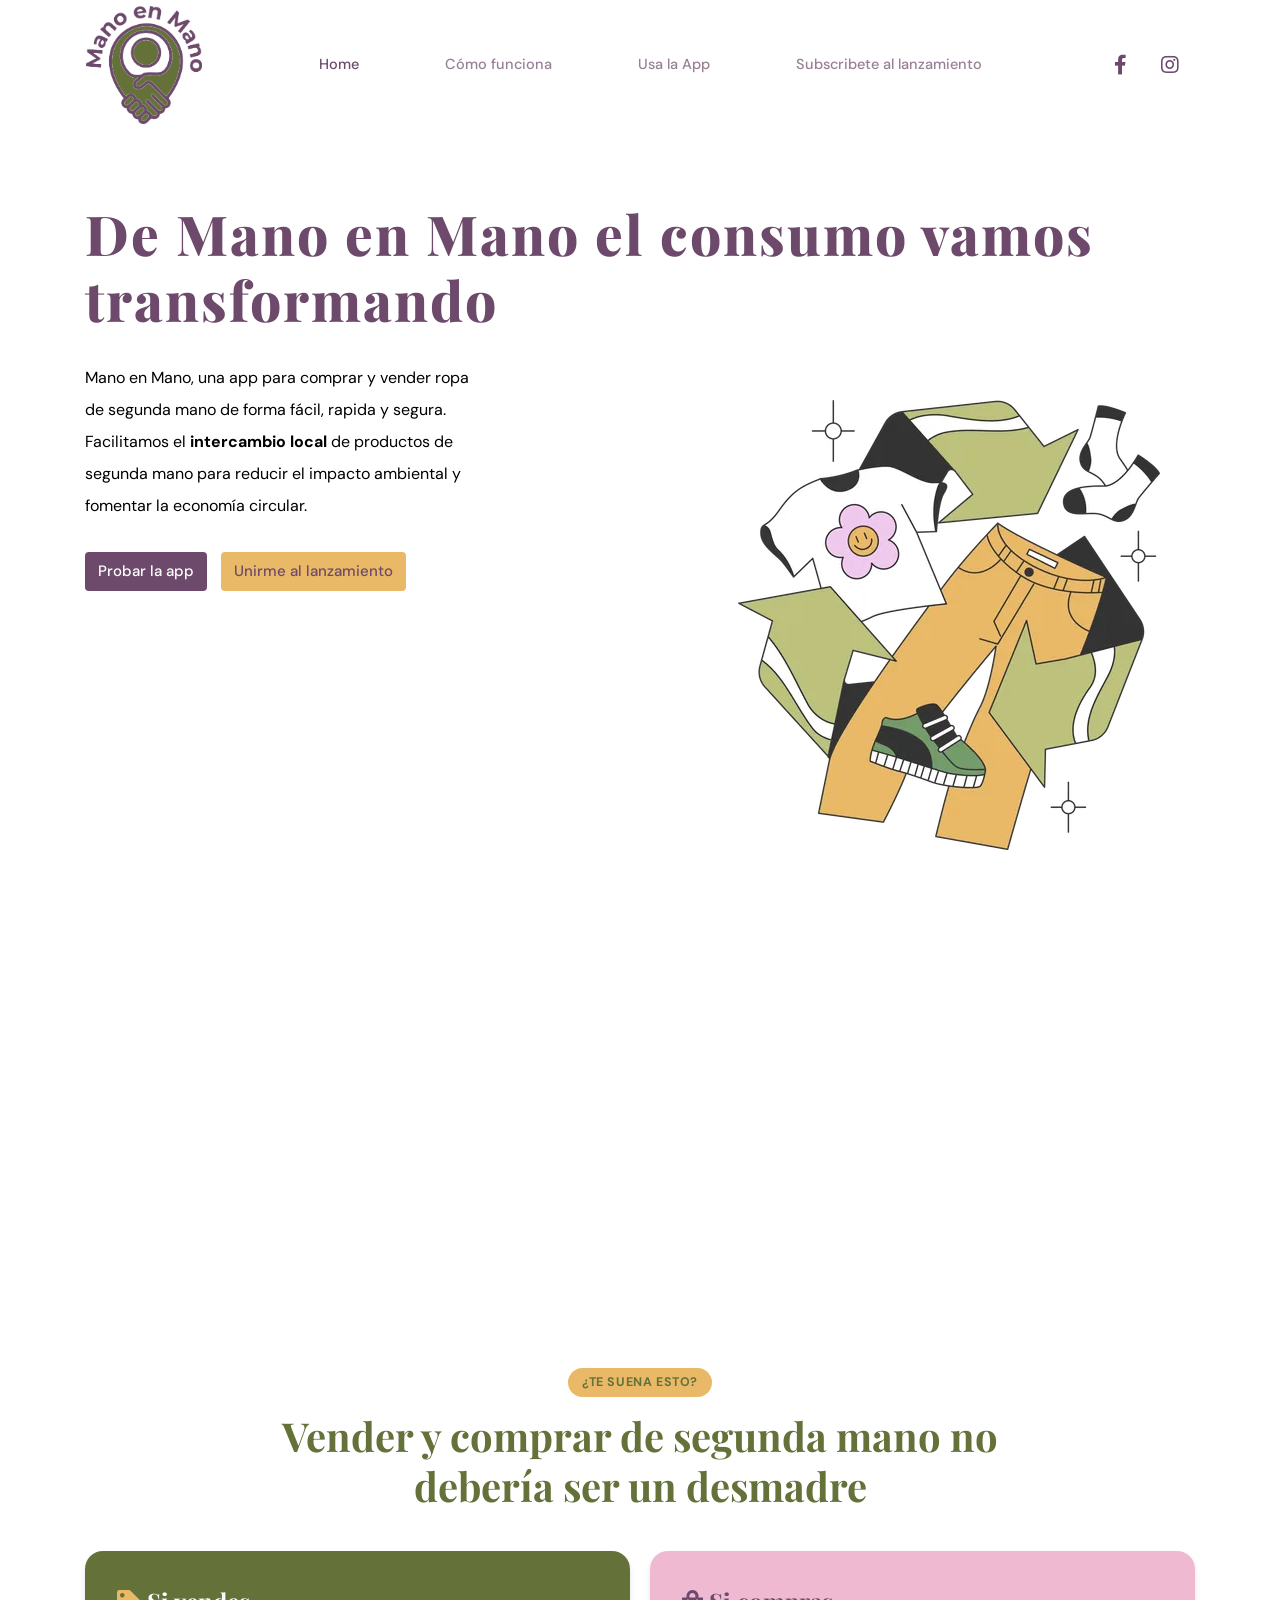
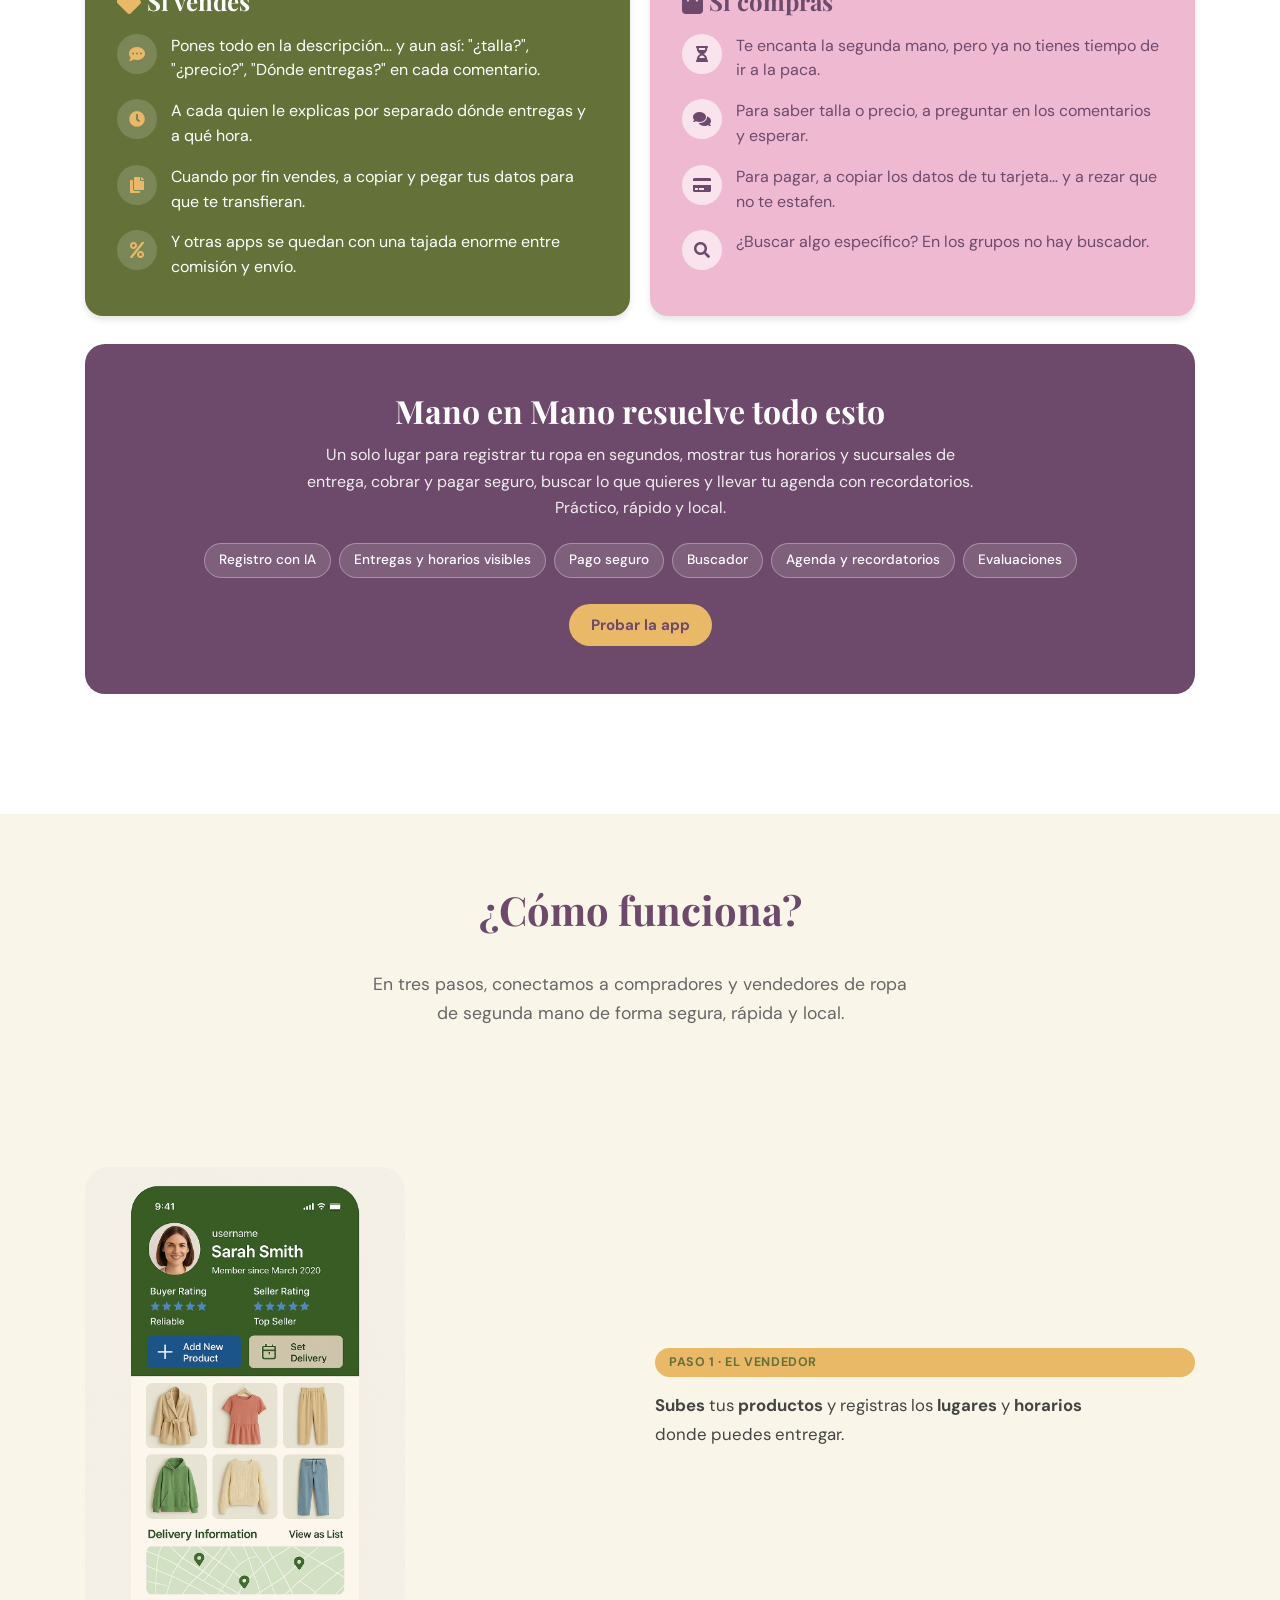
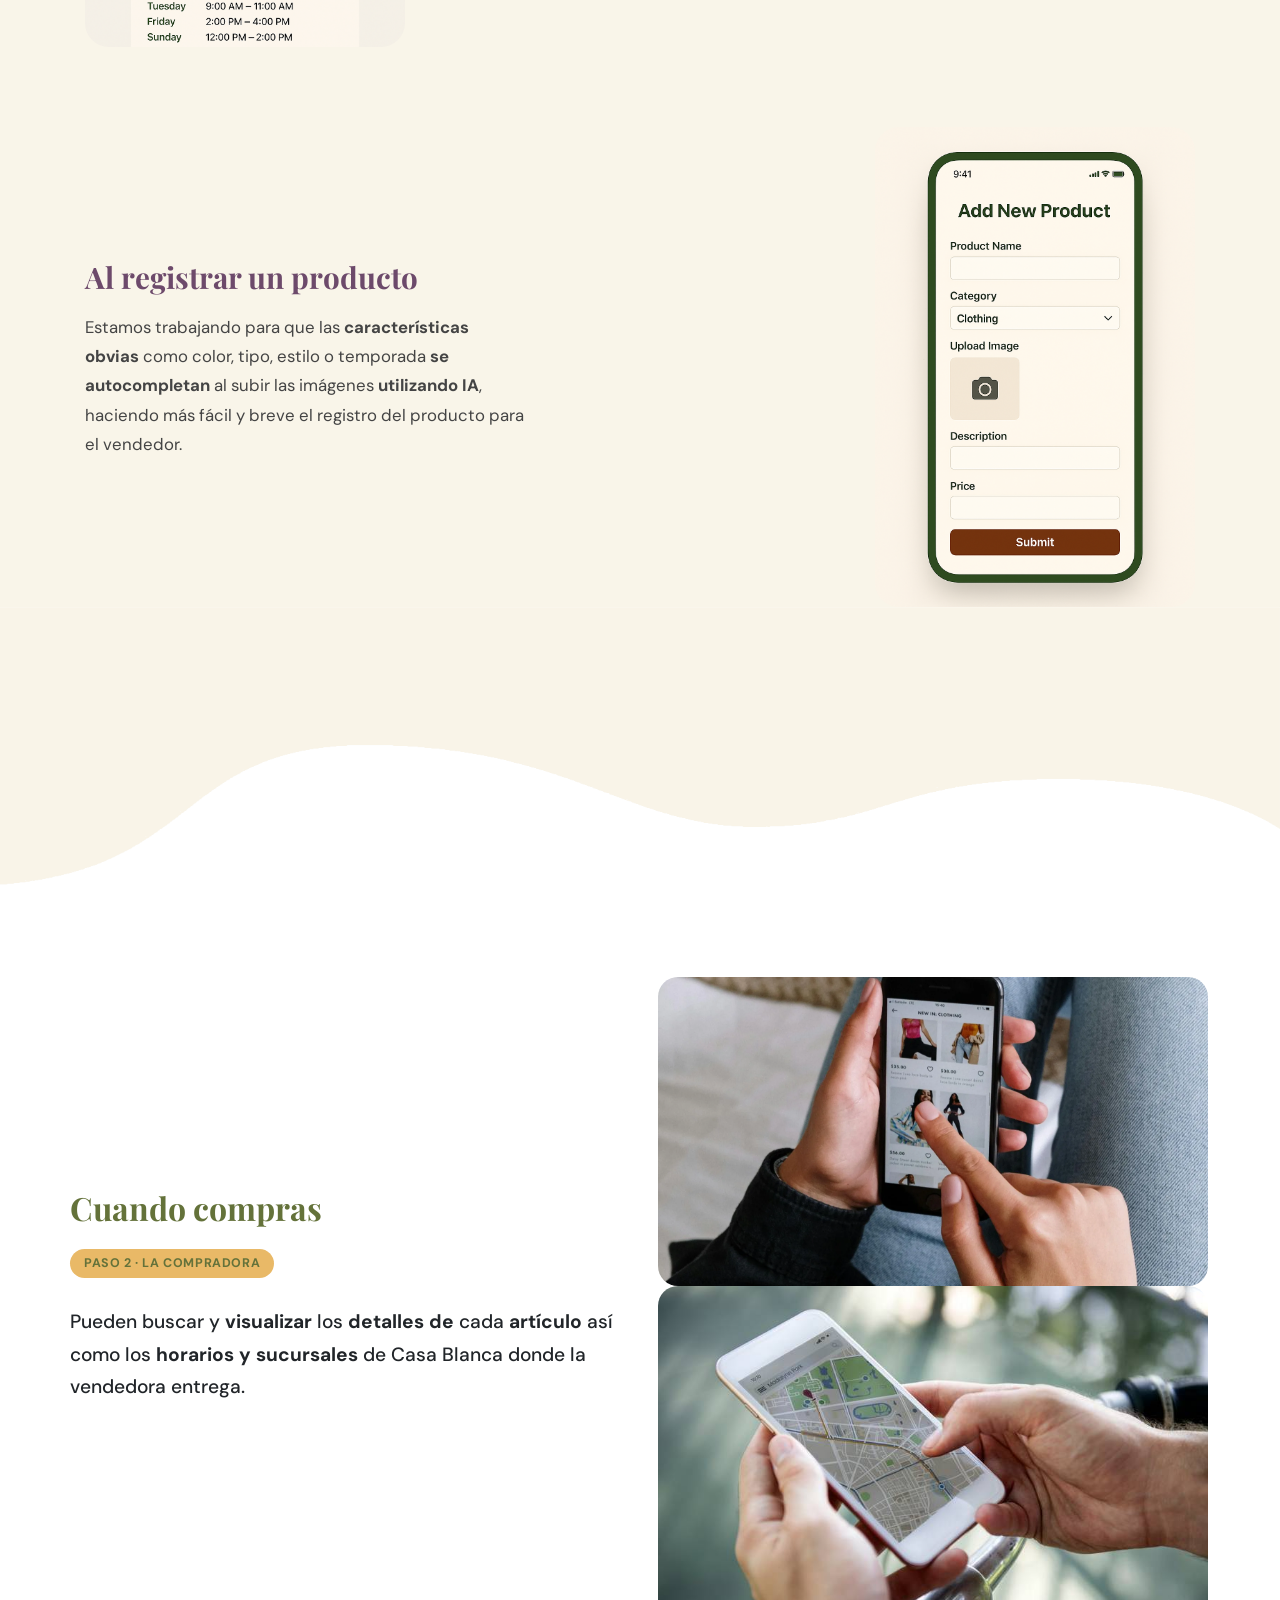
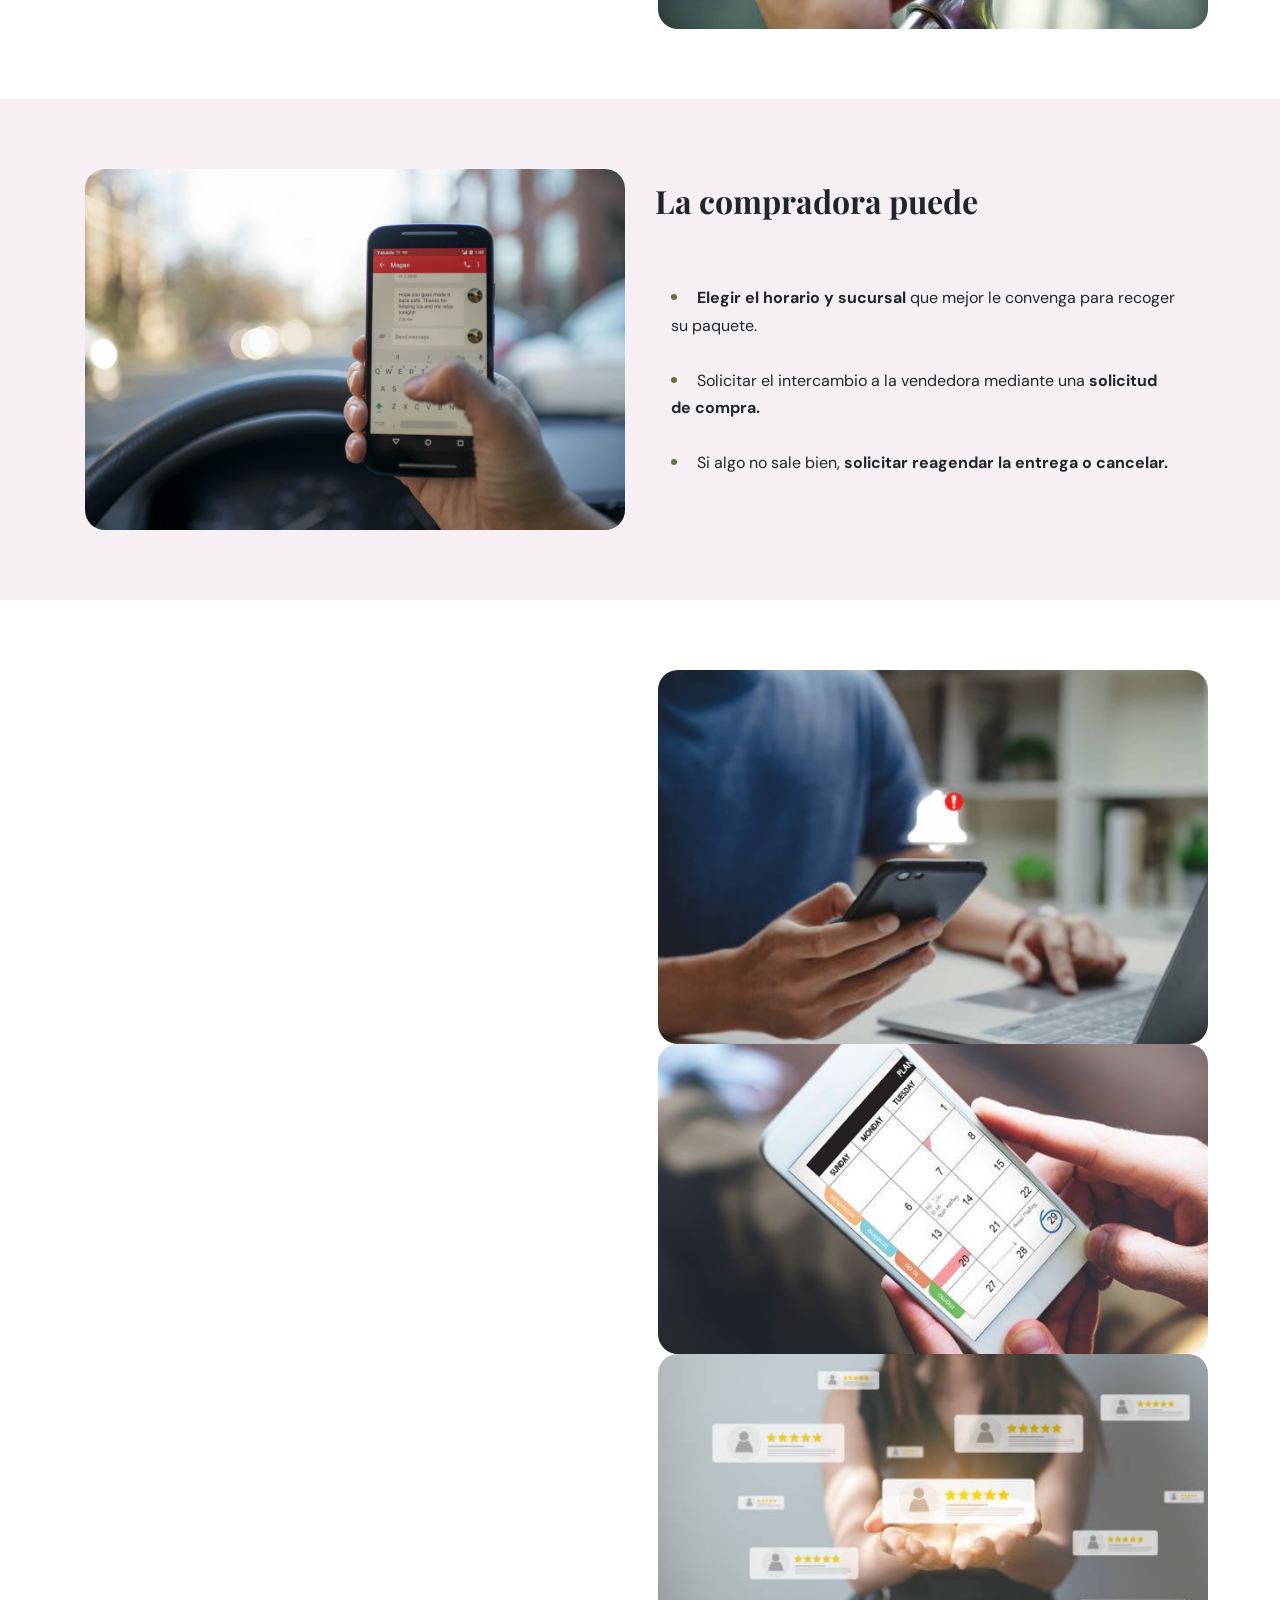
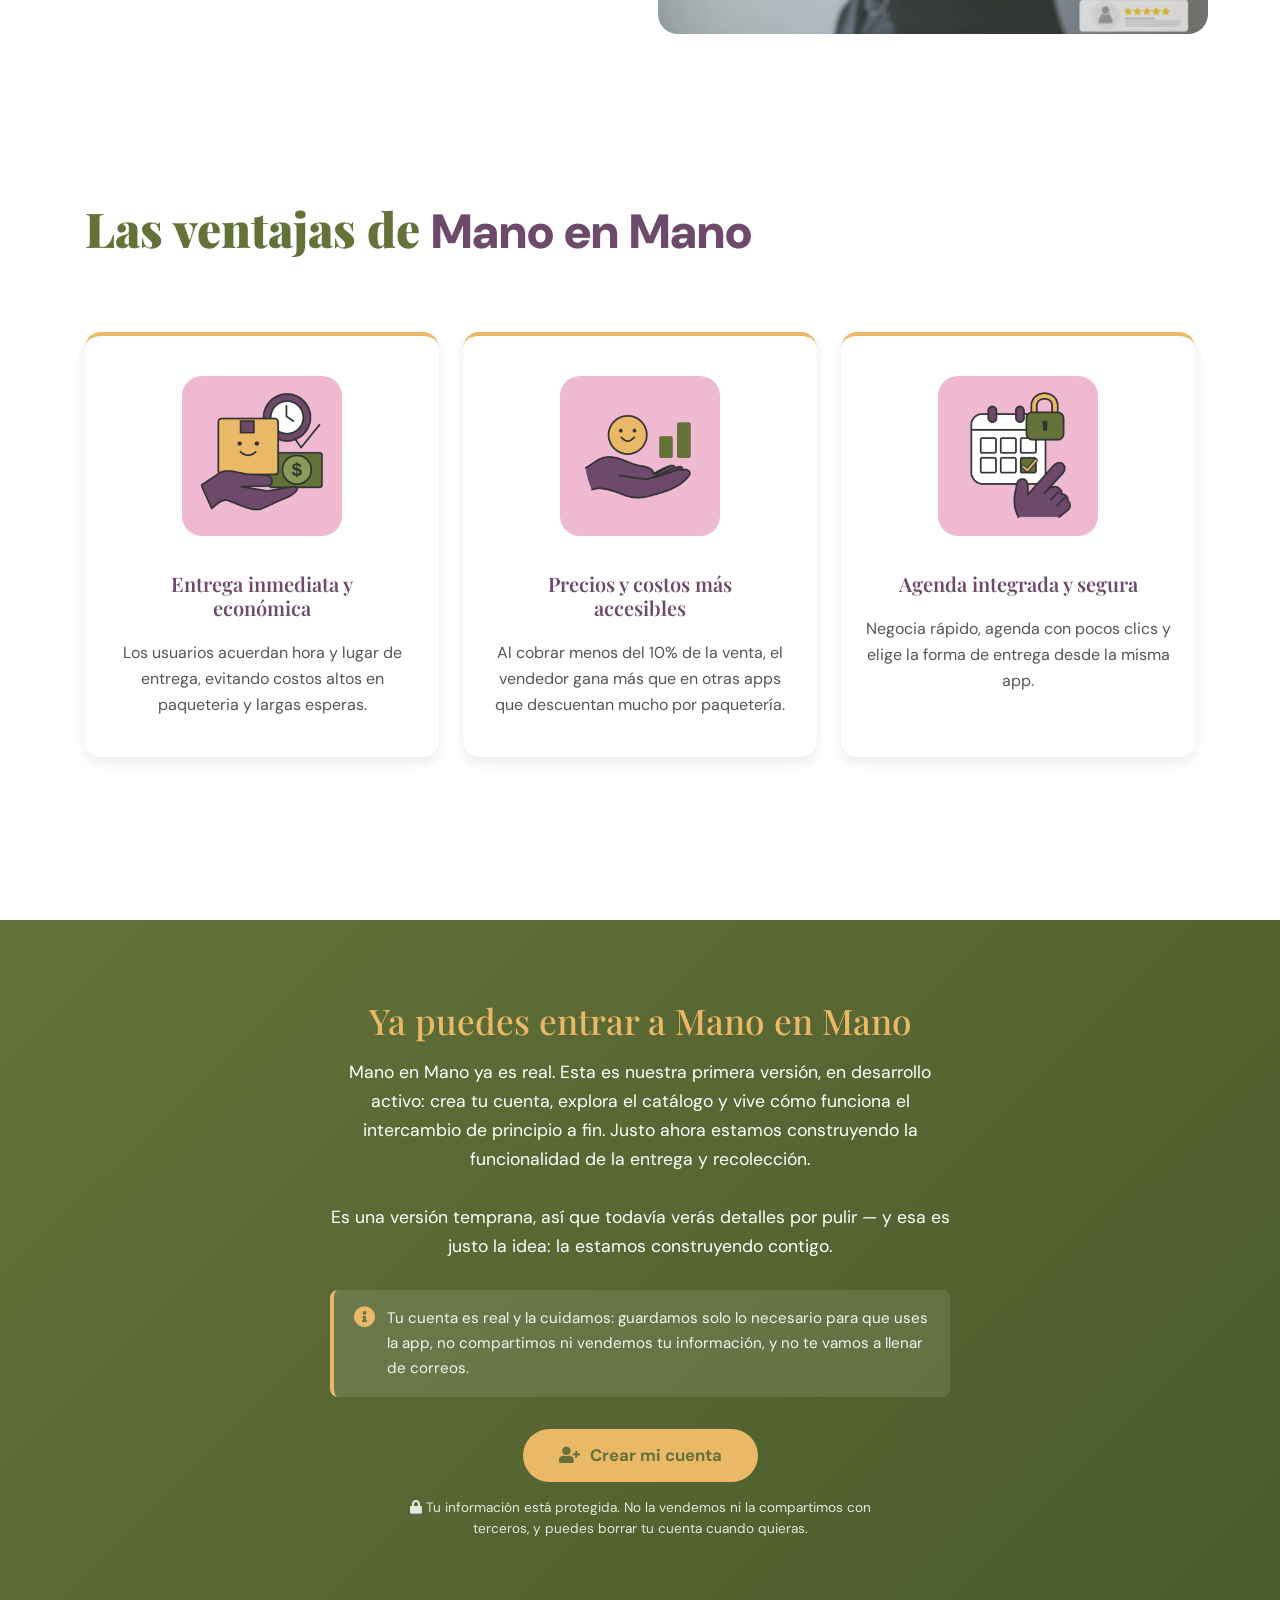
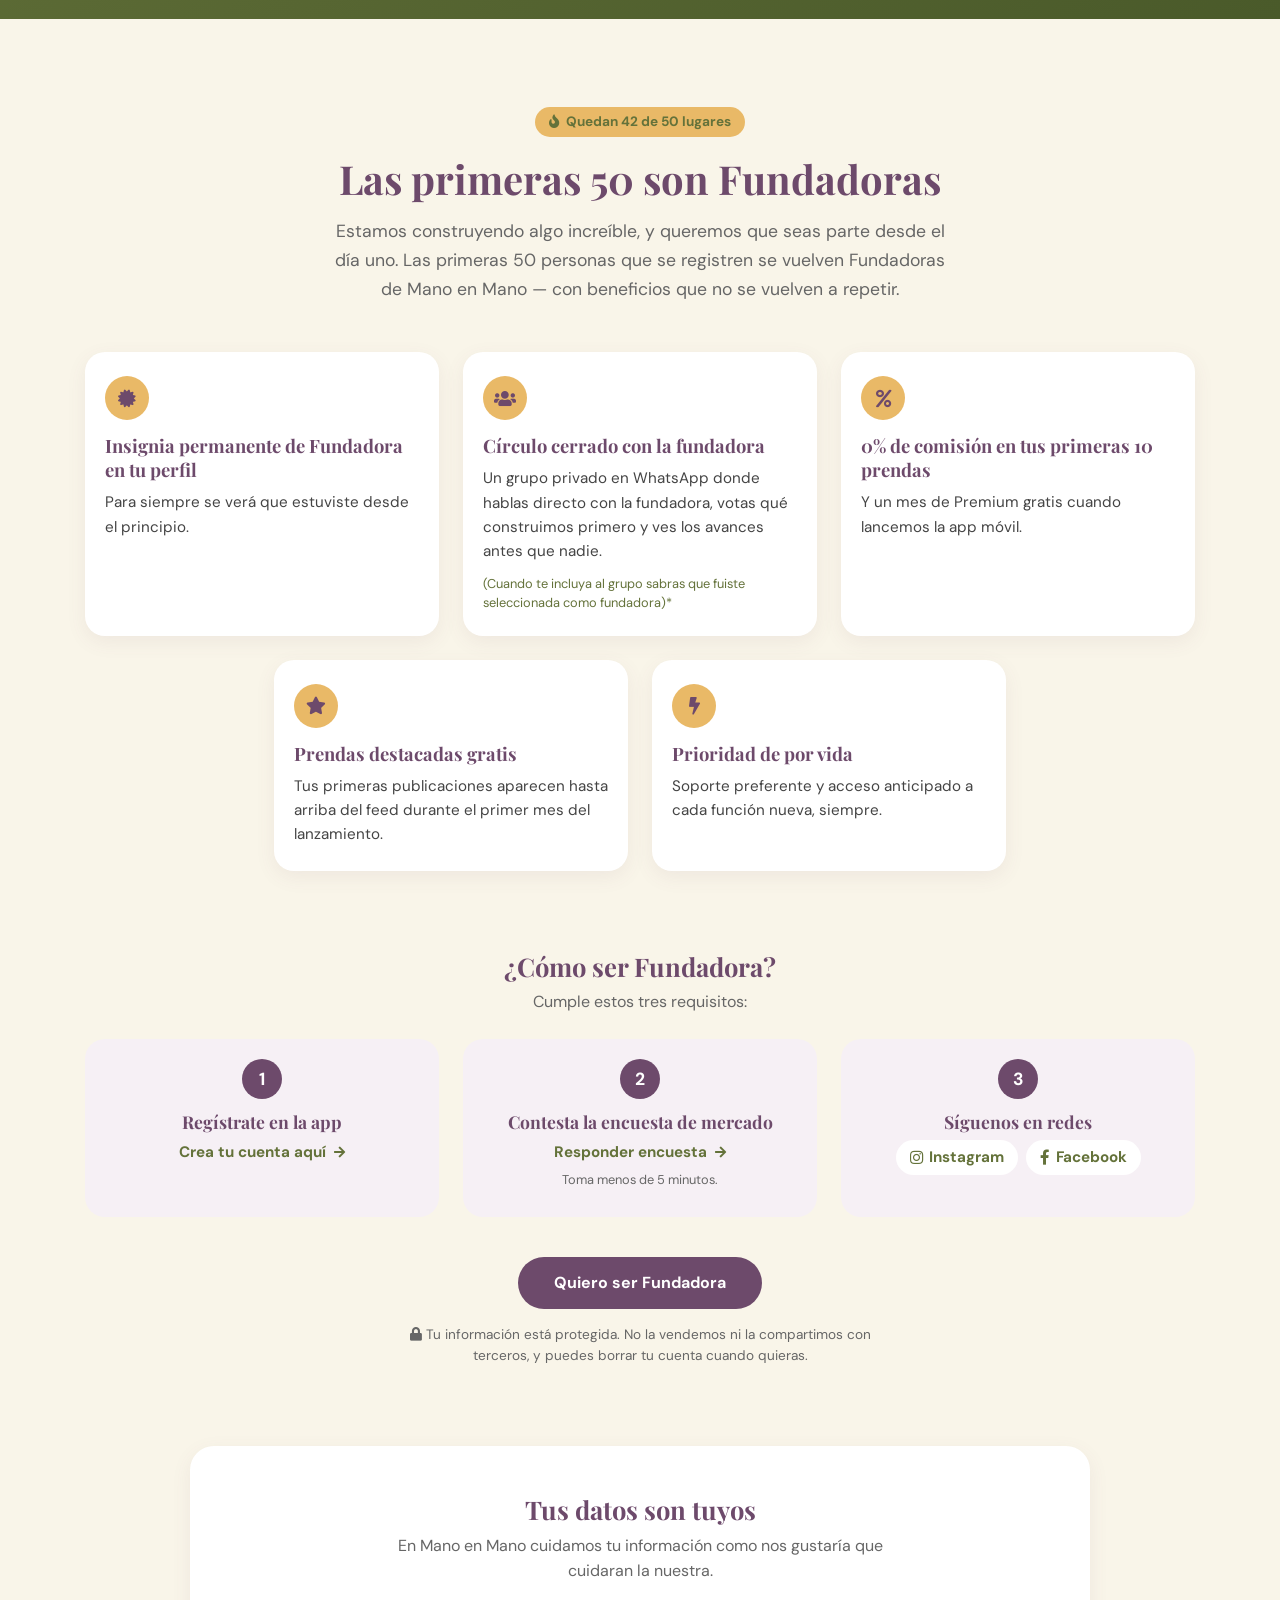
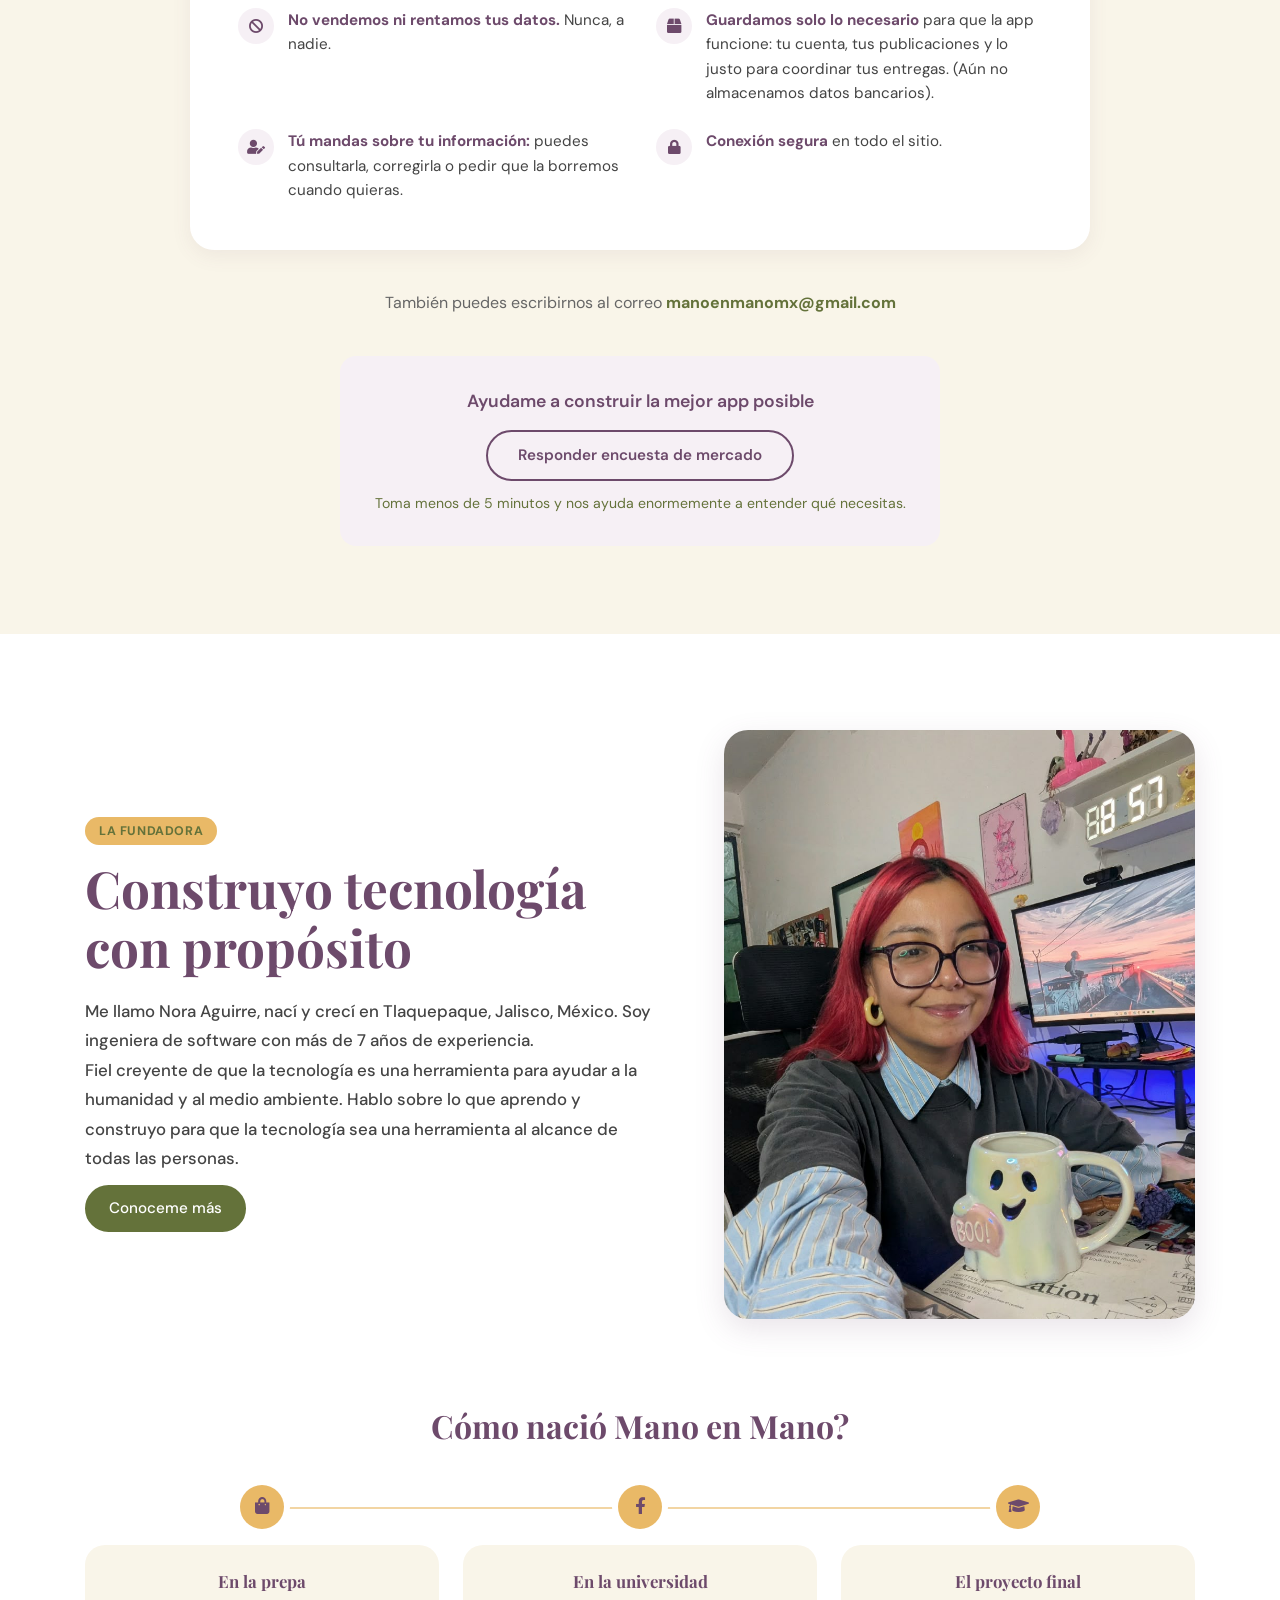
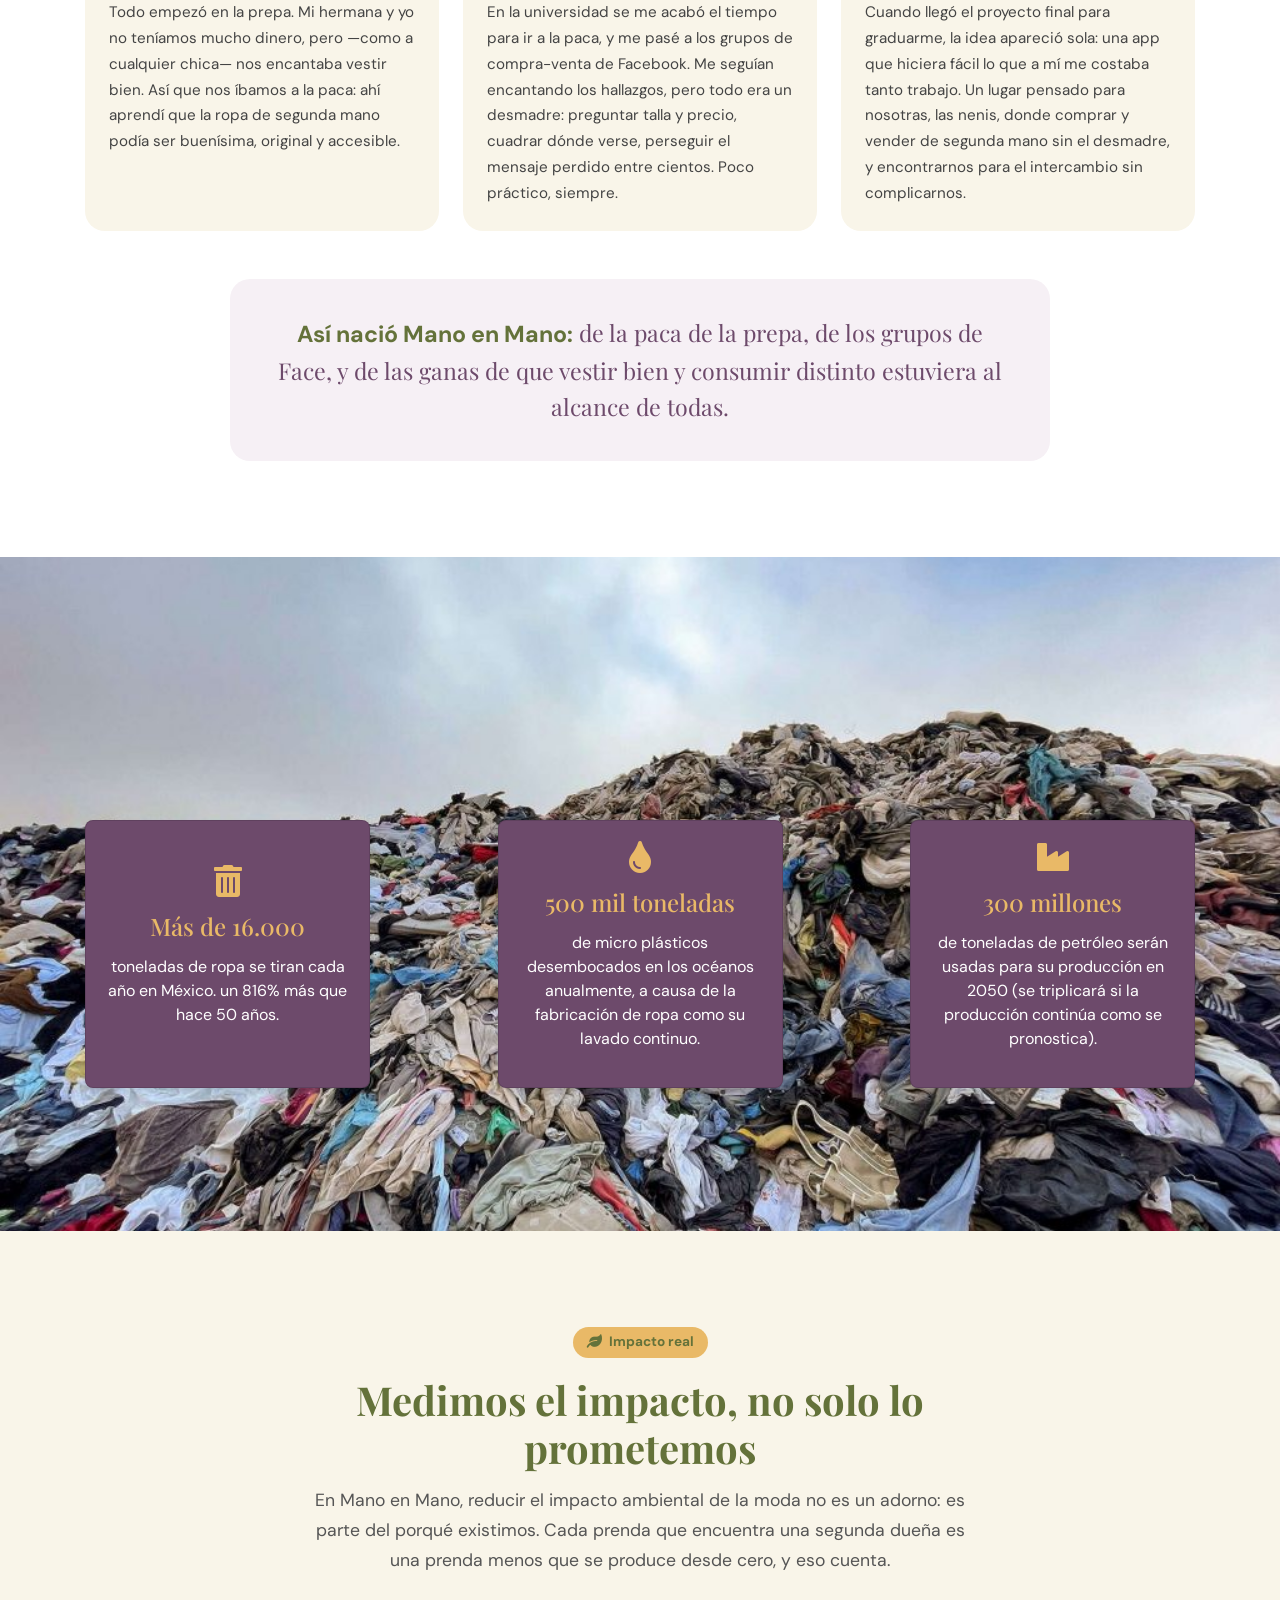
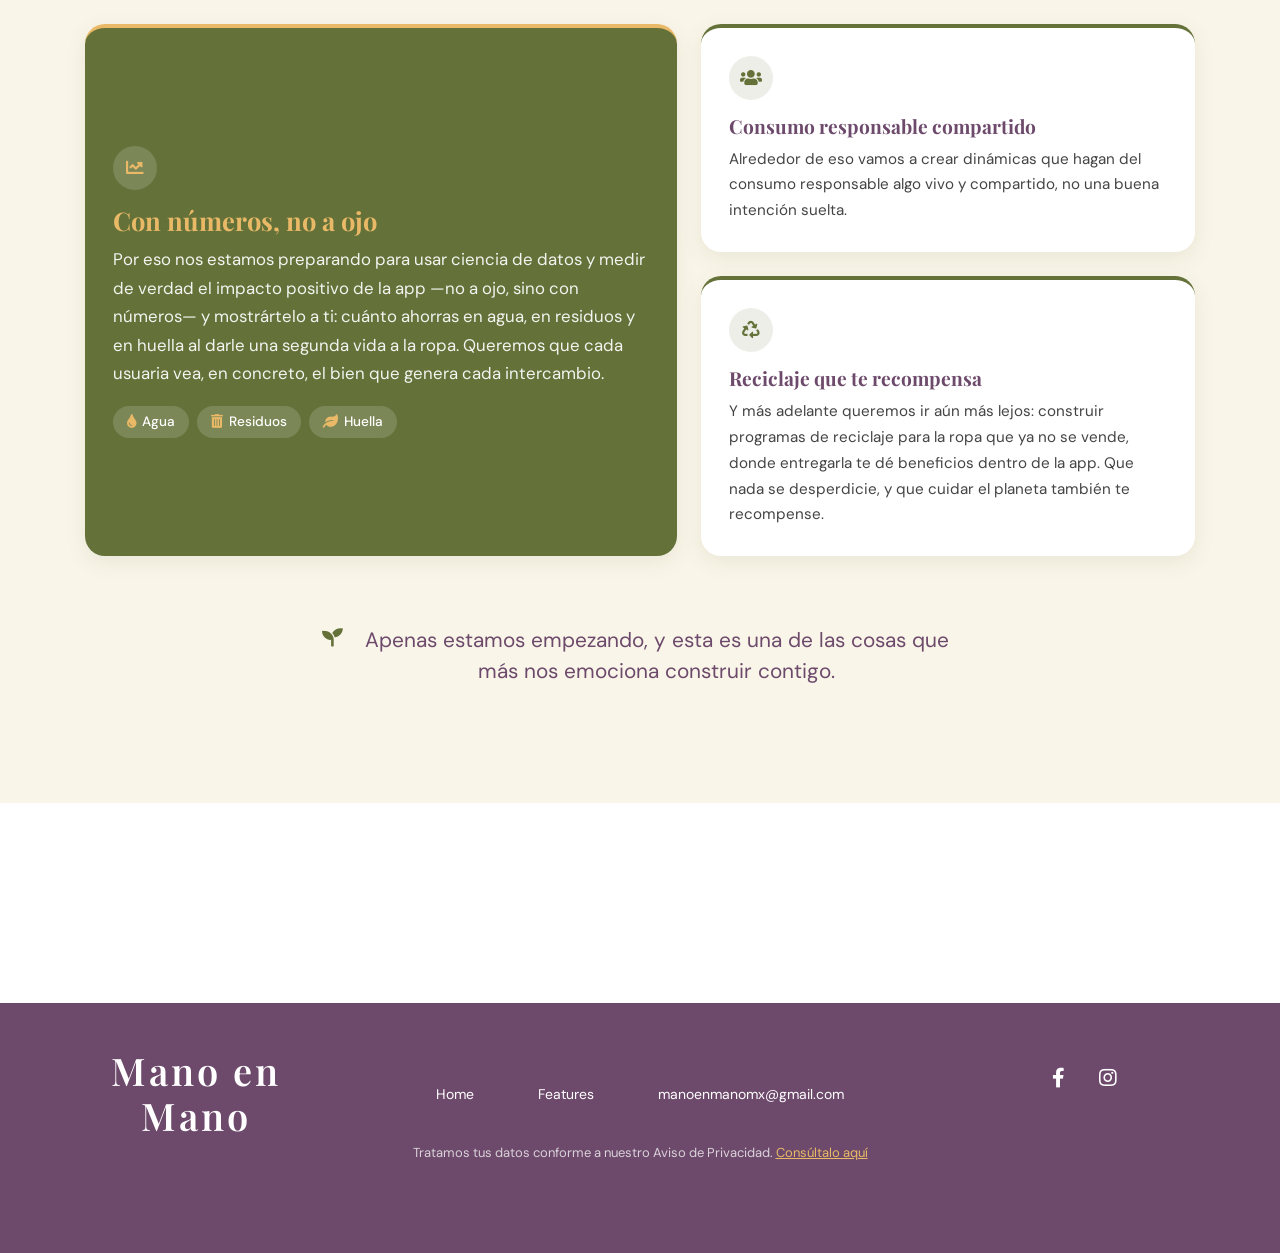
<file: index.html>
<!DOCTYPE html>
<!--
	App by FreeHTML5.co
	Twitter: http://twitter.com/fh5co
	URL: http://freehtml5.co
-->
<html lang="en">
<head>
	<meta charset="UTF-8">
	<title>Mano en Mano</title>
	<meta name="viewport" content="width=device-width, initial-scale=1.0">
	<meta name="description" content="Mano en Mano, una app para comprar y vender ropa de segunda mano de forma fácil, rapida y segura." />
	<meta name="keywords" content="Ropa de segunda mano, segundo uso, medio ambiente, combatir el Fast Fashion" />
	<meta name="author" content="Nora Aguirre" />
	<meta http-equiv="Content-Security-Policy" content="frame-ancestors 'self' https://form.typeform.com;">

	<!-- Privacy-friendly analytics by Plausible -->
	<!-- <script async src="https://plausible.io/js/pa-C48yMxwoP9JfO3tSeTA8i.js"></script>
	<script>
	window.plausible=window.plausible||function(){(plausible.q=plausible.q||[]).push(arguments)},plausible.init=plausible.init||function(i){plausible.o=i||{}};
	plausible.init()
	</script> -->
	<script defer data-domain="manoenmano.mx" src="https://plausible.io/js/script.tagged-events.js"></script>


	<!-- Facebook and Twitter integration -->
	<meta property="og:title" content=""/>
	<meta property="og:image" content=""/>
	<meta property="og:url" content=""/>
	<meta property="og:site_name" content=""/>
	<meta property="og:description" content=""/>
	<meta name="twitter:title" content="" />
	<meta name="twitter:image" content="" />
	<meta name="twitter:url" content="" />
	<meta name="twitter:card" content="" />

	<!-- Bootstrap  -->
	<link rel="stylesheet" href="css/bootstrap.css">
	<!-- Owl Carousel  -->
	<link rel="stylesheet" href="css/owl.carousel.css">
	<link rel="stylesheet" href="css/owl.theme.default.min.css">
	<!-- Animate.css -->
	<link rel="stylesheet" href="css/animate.css">
	<!-- Font Awesome -->
	<link rel="stylesheet" href="https://use.fontawesome.com/releases/v5.0.13/css/all.css" integrity="sha384-DNOHZ68U8hZfKXOrtjWvjxusGo9WQnrNx2sqG0tfsghAvtVlRW3tvkXWZh58N9jp" crossorigin="anonymous">

	<!-- Google Fonts -->
	<link href="https://fonts.googleapis.com/css2?family=Playfair+Display:wght@600;700&family=DM+Sans:wght@400;500&display=swap" rel="stylesheet">
	<!-- Theme style  -->
	<link rel="stylesheet" href="css/style.css">
	<link rel="icon" href="img/logo.png" >
</head>
<body>


<div id="page-wrap">


	<!-- ==========================================================================================================
													   HERO
		 ========================================================================================================== -->

	<div id="fh5co-hero-wrapper">
		<header class="site-header">
		<nav class="container navbar navbar-expand-lg main-navbar-nav navbar-light">
			<a class="navbar-brand" href="">
				<img src="img/isotipo-recoloreado.png" alt="Mano en Mano">
			</a>
			<!-- <a class="navbar-brand" href="">Donde Entregas</a> -->
			<button class="navbar-toggler" type="button" data-toggle="collapse" data-target="#navbarSupportedContent" aria-controls="navbarSupportedContent" aria-expanded="false" aria-label="Toggle navigation">
				<span class="navbar-toggler-icon"></span>
			</button>

			<div class="collapse navbar-collapse" id="navbarSupportedContent">
				<ul class="navbar-nav nav-items-center ml-auto mr-auto">
					<li class="nav-item active">
						<a class="nav-link" href="#" onclick="$('#fh5co-hero').goTo();return false;">Home</a>
					</li>
					<li class="nav-item">
						<a class="nav-link" href="#" onclick="$('#fh5co-features').goTo();return false;">Cómo funciona</a>
					</li>
					<!-- <li class="nav-item">
						<a class="nav-link" href="#" onclick="$('#fh5co-reviews').goTo();return false;">Misión y Visión</a>
					</li> -->
					<li class="nav-item">
						<a class="nav-link" href="#" onclick="$('#fh5co-demo').goTo();return false;">Usa la App</a>
					</li>
					<li class="nav-item">
						<a class="nav-link" href="#"  onclick="$('#fh5co-subscribe').goTo();return false;">Subscribete al lanzamiento</a>
					</li>
					<!-- <li class="nav-item">
						<a class="nav-link" href="#"  onclick="$('#fh5co-team').goTo();return false;">Nuestro equipo</a>
					</li> -->
				</ul>
				<div class="social-icons-header">
					<a href="https://www.facebook.com/profile.php?id=61576747594971" target="_blank"><i class="fab fa-facebook-f plausible-event-name=Facebook"></i></a>
					<a href="https://www.instagram.com/manoenmano.mx/" target="_blank"><i class="fab fa-instagram plausible-event-name=Instagram"></i></a>
					<!-- <a href="https://www.twitter.com/fh5co"><i class="fab fa-twitter"></i></a> -->
				</div>
			</div>
		</nav>
		</header>

		<div class="container fh5co-hero-inner">
			<h1 class="animated fadeIn wow" data-wow-delay="0.4s">De Mano en Mano el consumo vamos transformando</h1>
			<p class="animated fadeIn wow" data-wow-delay="0.67s">Mano en Mano, una app para comprar y vender ropa de segunda mano de forma fácil, rapida y segura. Facilitamos el <strong>intercambio local</strong> de productos de segunda mano para reducir el impacto ambiental y fomentar la economía circular.</p>
			<!-- <button class="btn btn-md download-btn-first wow fadeInLeft animated" data-wow-delay="0.85s" onclick="$('#fh5co-download').goTo();return false;">Próximamente</button> -->
			<button class="btn btn-md demo-btn-first animated fadeInLeft wow plausible-event-name=Probar+App" data-wow-delay="0.85s" onclick="$('#fh5co-demo').goTo();return false;">Probar la app</button>
			<button class="btn btn-md features-btn-first animated fadeInLeft wow plausible-event-name=Unirme+Lanzamiento" data-wow-delay="0.95s" onclick="$('#fh5co-subscribe').goTo();return false;">Unirme al lanzamiento</button>
			<img class="fh5co-hero-smartphone animated fadeInRight wow" data-wow-delay="1s" src="img/moda.webp" alt="Smartphone">
		</div>


	</div> <!-- first section wrapper -->

	<!-- ==========================================================================================================
													 PROBLEMAS QUE RESUELVE
		 ========================================================================================================== -->
	<section class="pains-section" id="fh5co-problemas">
		<div class="container">
			<header class="pains-header">
				<span class="step-badge wow animated fadeIn" data-wow-delay="0.1s">¿Te suena esto?</span>
				<h2 class="pains-title wow animated fadeIn" data-wow-delay="0.2s">Vender y comprar de segunda mano no debería ser un desmadre</h2>
			</header>

			<div class="pains-grid">
				<article class="pains-col pains-col--sell wow animated fadeIn" data-wow-delay="0.3s">
					<h3 class="pains-col-title"><i class="fas fa-tag" aria-hidden="true"></i> Si vendes</h3>
					<ul class="pains-list">
						<li><span class="pains-icon"><i class="fas fa-comment-dots" aria-hidden="true"></i></span><span>Pones todo en la descripción… y aun así: "¿talla?", "¿precio?", "Dónde entregas?" en cada comentario.</span></li>
						<li><span class="pains-icon"><i class="fas fa-clock" aria-hidden="true"></i></span><span>A cada quien le explicas por separado dónde entregas y a qué hora.</span></li>
						<li><span class="pains-icon"><i class="fas fa-copy" aria-hidden="true"></i></span><span>Cuando por fin vendes, a copiar y pegar tus datos para que te transfieran.</span></li>
						<li><span class="pains-icon"><i class="fas fa-percent" aria-hidden="true"></i></span><span>Y otras apps se quedan con una tajada enorme entre comisión y envío.</span></li>
					</ul>
				</article>

				<article class="pains-col pains-col--buy wow animated fadeIn" data-wow-delay="0.45s">
					<h3 class="pains-col-title"><i class="fas fa-shopping-bag" aria-hidden="true"></i> Si compras</h3>
					<ul class="pains-list">
						<li><span class="pains-icon"><i class="fas fa-hourglass-half" aria-hidden="true"></i></span><span>Te encanta la segunda mano, pero ya no tienes tiempo de ir a la paca.</span></li>
						<li><span class="pains-icon"><i class="fas fa-comments" aria-hidden="true"></i></span><span>Para saber talla o precio, a preguntar en los comentarios y esperar.</span></li>
						<li><span class="pains-icon"><i class="fas fa-credit-card" aria-hidden="true"></i></span><span>Para pagar, a copiar los datos de tu tarjeta… y a rezar que no te estafen.</span></li>
						<li><span class="pains-icon"><i class="fas fa-search" aria-hidden="true"></i></span><span>¿Buscar algo específico? En los grupos no hay buscador.</span></li>
					</ul>
				</article>
			</div>

			<div class="pains-solution wow animated fadeIn" data-wow-delay="0.6s">
				<h3 class="pains-solution-title">Mano en Mano resuelve todo esto</h3>
				<p>Un solo lugar para registrar tu ropa en segundos, mostrar tus horarios y sucursales de entrega, cobrar y pagar seguro, buscar lo que quieres y llevar tu agenda con recordatorios. Práctico, rápido y local.</p>
				<ul class="pains-chips">
					<li>Registro con IA</li>
					<li>Entregas y horarios visibles</li>
					<li>Pago seguro</li>
					<li>Buscador</li>
					<li>Agenda y recordatorios</li>
					<li>Evaluaciones</li>
				</ul>
				<button class="btn btn-md pains-cta plausible-event-name=Probar+App" onclick="$('#fh5co-demo').goTo();return false;">Probar la app</button>
			</div>
		</div>
	</section>

	<!-- ==========================================================================================================
													 ADVANTAGES
		 ========================================================================================================== -->

	<!-- <div class="fh5co-advantages-outer">
		<div class="container">
			<h1 class="second-title"><span class="span-perfect">Perfect</span> <span class="span-features">Features</span></h1>
			<small>Only necessary</small>

			<div class="row fh5co-advantages-grid-columns wow animated fadeIn" data-wow-delay="0.36s">

				<div class="col-sm-4">
					<img class="grid-image" src="img/icon-1.png" alt="Icon-1">
					<h1 class="grid-title">Usability</h1>
					<p class="grid-desc">Lorem ipsum dolor sit amet, consectetur adipisicing elit. Rem cupiditate.</p>
				</div>

				<div class="col-sm-4">
					<img class="grid-image" src="img/icon-2.png" alt="Icon-2">
					<h1 class="grid-title">Parallax Effect</h1>
					<p class="grid-desc">Lorem ipsum dolor sit amet, consectetur adipisicing elit. Rem cupiditate.</p>
				</div>

				<div class="col-sm-4">
					<img class="grid-image" src="img/icon-3.png" alt="Icon-3">
					<h1 class="grid-title">Unlimited Colors</h1>
					<p class="grid-desc">Lorem ipsum dolor sit amet, consectetur adipisicing elit. Rem cupiditate.</p>
				</div>


			</div>
		</div>
	</div> -->

	<!-- ==========================================================================================================
													  SLIDER
		 ========================================================================================================== -->

	<!-- <div class="fh5co-slider-outer wow fadeIn" data-wow-delay="0.36s">
		<h1>SIMPLE WIDGETS</h1>
		<small>Drag and Drop</small>
		<div class="container fh5co-slider-inner">

			<div class="owl-carousel owl-theme">

				<div class="item"><img src="img/smartphone-2.png" alt=""></div>
				<div class="item"><img src="img/smartphone-2.png" alt=""></div>
				<div class="item"><img src="img/iphone.png" alt=""></div>
				<div class="item"><img src="img/smartphone-2.png" alt=""></div>


			</div>

		</div>
	</div> -->


	<!-- ==========================================================================================================
													  FEATURES
		 ========================================================================================================== -->

	
	<div class="features-header">
		<h2>¿Cómo funciona?</h2>
		<p>En tres pasos, conectamos a compradores y vendedores de ropa de segunda mano de forma segura, rápida y local.</p>
	</div>

	<div id="fh5co-features" class="fh5co-features-outer">
		<div class="container">

			<div class="row fh5co-features-grid-columns">

				<div class="col-sm-6 in-order-1 wow animated fadeInLeft" data-wow-delay="0.22s">
					<div class="col-sm-image-container">
						<img class="img-float-left" src="img/smartphone-1.png" alt="smartphone-1">
						<!-- <span class="span-new">NEW</span>
						<span class="span-free">Free</span> -->
					</div>
				</div>

				<div class="col-sm-6 in-order-2 sm-6-content wow animated fadeInRight" data-wow-delay="0.22s">
					
					<!-- <h1>Una app para transformar el consumo sostenible</h1> -->
					<span class="step-badge">Paso 1 · El Vendedor</span>
					<p><strong>Subes</strong> tus <strong>productos</strong> y registras los <strong>lugares</strong> y <strong>horarios</strong> donde puedes entregar.</p>
					<!-- <span class="circle circle-first"><i class="fab fa-instagram"></i></span>
					<span class="circle circle-middle"><i class="fab fa-facebook"></i></span>
					<span class="circle circle-last"><i class="fab fa-twitter"></i></span> -->
				</div>

				<div class="col-sm-6 in-order-3 sm-6-content wow animated fadeInLeft" data-wow-delay="0.22s">
					<h1>Al registrar un producto</h1>
					<p>Estamos trabajando para que las <strong>características obvias</strong> como color, tipo, estilo o temporada <strong>se autocompletan</strong> al subir las imágenes <strong>utilizando IA</strong>, haciendo más fácil y breve  el registro del producto para el vendedor.  </p>
					<!-- <span class="circle circle-first"><i class="fas fa-star"></i></span>
					<span class="circle circle-middle"><i class="far fa-star"></i></span>
					<span class="circle circle-last"><i class="far fa-thumbs-up"></i></span> -->
				</div>

				 <div class="col-sm-6 in-order-4 wow animated fadeInRight" data-wow-delay="0.22s">
					<img class="img-float-right" src="img/smartphone-2.png" alt="smartphone-2">
				</div>
			</div> 
		</div>
	</div>


	<div class="curved-bg-div wow animated fadeIn" data-wow-delay="0.15s"></div>

	<div class="container custom-container features-flow">
		<div class="row">
			<div class="col-sm-6 in-order-1 wow animated fadeInLeft" data-wow-delay="0.22s">
				<h1>Cuando compras</h1>
				<span class="step-badge">Paso 2 · La compradora</span>
				<p class="large-bold">Pueden buscar y <strong>visualizar</strong> los <strong>detalles de</strong> cada <strong>artículo</strong>  así como los <strong>horarios y sucursales</strong> de Casa Blanca donde la vendedora entrega.</p>
			</div>
			<div class="col-sm-6 d-flex flex-column gap-3 in-order-2 wow animated fadeInRight" data-wow-delay="0.22s">
				<div class="image-wrapper">
					<img src="img/venta-por-internet_9dd6.webp" alt="Buscar artículos">
				</div>
				<div class="image-wrapper">
					<img src="img/google-maps.jpg" alt="Ver ubicaciones de entrega">
				</div>
			</div>
		</div>
	</div>

	<div class="container-fluid features-flow features-flow--tinted">
		<div class="container">
			<div class="row">
				<div class="col-sm-6 in-order-1 wow animated fadeInLeft" data-wow-delay="0.22s">
					<div class="image-wrapper-2">
						<img src="img/chat.jpg" alt="Chat entre comprador y vendedor">
					</div>
				</div>
				<div class="col-sm-6 d-flex flex-column gap-3 in-order-2 wow animated fadeInRight" data-wow-delay="0.22s">
					<h1>La compradora puede</h1>
					<ul class="large-normal">
						<li><strong>Elegir el horario y sucursal</strong> que mejor le convenga para recoger su paquete.</li>
						<li>Solicitar el intercambio a la vendedora mediante una <strong>solicitud de compra.</strong></li>
						<li>Si algo no sale bien, <strong>solicitar reagendar la entrega o cancelar.</strong></li>
					</ul>
				</div>
			</div>
		</div>
	</div>

	<div class="container custom-container features-flow">
		<div class="row">
			<div class="col-sm-6 in-order-1 wow animated fadeInLeft" data-wow-delay="0.22s">
				<span class="step-badge">Paso 3 · El Acuerdo</span>
				<h1>Una vez hecho el acuerdo</h1>
				<ul class="l arge-normal">
					<!-- <li>El comprador transfiere el costo del artículo — el monto se libera al vendedor solo cuando el comprador confirma que recibió el producto.</li> -->
					<li>Ambas reciben <strong>recordatorios con fecha, sucursales de entrega y recolección</strong>, y el acuerdo queda disponible en su agenda.</li>
					<li>El vendedor tiene 48 horas para dejar el paquete en la sucursal de Casa Blanca.</li>
					<li>Al confirmar la recepción, el pago se transfiere al vendedor y <strong>ambas se evalúan mutuamente</strong> — construyendo un sistema de confianza visible en sus perfiles.</li>
				</ul>
			</div>
			<div class="col-sm-6 d-flex flex-column gap-3 in-order-2 wow animated fadeInRight" data-wow-delay="0.22s">
				<div class="image-wrapper">
					<img src="img/notificacion.jpg" alt="Notificaciones">
				</div>
				<div class="image-wrapper">
					<img src="img/agenda.jpg" alt="Agenda">
				</div>
				<div class="image-wrapper">
					<img src="img/calificacion.jpg" alt="Calificaciones">
				</div>
			</div>
		</div>
	</div>

	<div class="container custom-container">
		<h1>Las ventajas de <span style="color: #6D4A6B;">Mano en Mano</span></h1>
		<div class="grid">
		<div class="card-3">
			<img src="img/ventajas-2.png" alt="Entrega inmediata">
			<h2>Entrega inmediata y económica</h2>
			<p>Los usuarios acuerdan hora y lugar de entrega, evitando costos altos en paqueteria y largas esperas.</p>
		</div>
		<div class="card-3">
			<img src="img/ventajas-1.png" alt="Precios accesibles">
			<h2>Precios y costos más accesibles</h2>
			<p>Al cobrar menos del 10% de la venta, el vendedor gana más que en otras apps que descuentan mucho por paquetería.</p>
		</div>
		<div class="card-3">
			<img src="img/ventajas-3.png" alt="Agenda integrada">
			<h2>Agenda integrada y segura</h2>
			<p>Negocia rápido, agenda con pocos clics y elige la forma de entrega desde la misma app.</p>
		</div>
		</div>
	</div>

	<!-- ==========================================================================================================
	                                           DEMO SECTION
	     ========================================================================================================== -->

	<section class="demo-section wow animated fadeIn" data-wow-delay="0.2s" id="fh5co-demo">
		<div class="container">
			<h1>Ya puedes entrar a Mano en Mano</h1>
			<p>Mano en Mano ya es real. Esta es nuestra primera versión, en desarrollo activo: crea tu cuenta, explora el catálogo y vive cómo funciona el intercambio de principio a fin. Justo ahora estamos construyendo la funcionalidad de la entrega y recolección.</p>
			<p>Es una versión temprana, así que todavía verás detalles por pulir — y esa es justo la idea: la estamos construyendo contigo.</p>
			<div class="demo-notice">
				<i class="fas fa-info-circle fa-lg"></i>
				<span>
					Tu cuenta es real y la cuidamos: guardamos solo lo necesario para que uses la app, no compartimos ni vendemos tu información, y no te vamos a llenar de correos.
				</span>
			</div>
			<a href="https://manoenmano.netlify.app/" target="_blank" rel="noopener noreferrer" class="btn btn-demo plausible-event-name=Crear+Cuenta">
				<i class="fas fa-user-plus"></i> Crear mi cuenta
			</a>
			<small class="signup-microcopy">
				<i class="fas fa-lock"></i> Tu información está protegida. No la vendemos ni la compartimos con terceros, y puedes borrar tu cuenta cuando quieras.
			</small>
		</div>
	</section>

	<section class="founders-section" id="fh5co-subscribe">
		<div class="container">

			<!-- Encabezado -->
			<header class="founders-intro wow animated fadeIn" data-wow-delay="0.1s">
				<!-- El número de lugares se edita a mano en js/main.js (SPOTS_LEFT) -->
				<span class="step-badge founders-spots"><i class="fas fa-fire"></i> Quedan <span id="spots-left">42</span> de 50 lugares</span>
				<h2>Las primeras 50 son Fundadoras</h2>
				<p>Estamos construyendo algo increíble, y queremos que seas parte desde el día uno. Las primeras 50 personas que se registren se vuelven Fundadoras de Mano en Mano — con beneficios que no se vuelven a repetir.</p>
			</header>

			<!-- Beneficios -->
			<div class="founders-grid">
				<article class="founders-card wow animated fadeIn" data-wow-delay="0.15s">
					<span class="founders-icon"><i class="fas fa-certificate"></i></span>
					<h3>Insignia permanente de Fundadora en tu perfil</h3>
					<p>Para siempre se verá que estuviste desde el principio.</p>
				</article>
				<article class="founders-card wow animated fadeIn" data-wow-delay="0.2s">
					<span class="founders-icon"><i class="fas fa-users"></i></span>
					<h3>Círculo cerrado con la fundadora</h3>
					<p>Un grupo privado en WhatsApp donde hablas directo con la fundadora, votas qué construimos primero y ves los avances antes que nadie.</p>
					<small>(Cuando te incluya al grupo sabras que fuiste seleccionada como fundadora)*</small>
				</article>
				<article class="founders-card wow animated fadeIn" data-wow-delay="0.25s">
					<span class="founders-icon"><i class="fas fa-percent"></i></span>
					<h3>0% de comisión en tus primeras 10 prendas</h3>
					<p>Y un mes de Premium gratis cuando lancemos la app móvil.</p>
				</article>
				<article class="founders-card wow animated fadeIn" data-wow-delay="0.3s">
					<span class="founders-icon"><i class="fas fa-star"></i></span>
					<h3>Prendas destacadas gratis</h3>
					<p>Tus primeras publicaciones aparecen hasta arriba del feed durante el primer mes del lanzamiento.</p>
				</article>
				<article class="founders-card wow animated fadeIn" data-wow-delay="0.35s">
					<span class="founders-icon"><i class="fas fa-bolt"></i></span>
					<h3>Prioridad de por vida</h3>
					<p>Soporte preferente y acceso anticipado a cada función nueva, siempre.</p>
				</article>
			</div>

			<!-- Requisitos -->
			<div class="founders-steps-wrap">
				<h3 class="founders-subtitle">¿Cómo ser Fundadora?</h3>
				<p class="founders-lead">Cumple estos tres requisitos:</p>
				<ol class="founders-steps">
					<li class="founders-step wow animated fadeIn" data-wow-delay="0.15s">
						<span class="founders-step-num">1</span>
						<h4>Regístrate en la app</h4>
						<a href="https://manoenmano.netlify.app/" target="_blank" rel="noopener noreferrer" class="founders-link">Crea tu cuenta aquí <i class="fas fa-arrow-right"></i></a>
					</li>
					<li class="founders-step wow animated fadeIn" data-wow-delay="0.25s">
						<span class="founders-step-num">2</span>
						<h4>Contesta la encuesta de mercado</h4>
						<a href="https://docs.google.com/forms/d/e/1FAIpQLScLgC6edW51uABlIxhU0NsBzngPbpsZaZb-CgLigCqMQ6aQBQ/viewform?usp=sharing&ouid=112637791397550668187" target="_blank" rel="noopener noreferrer" class="founders-link">Responder encuesta <i class="fas fa-arrow-right"></i></a>
						<small>Toma menos de 5 minutos.</small>
					</li>
					<li class="founders-step wow animated fadeIn" data-wow-delay="0.35s">
						<span class="founders-step-num">3</span>
						<h4>Síguenos en redes</h4>
						<div class="founders-social">
							<a href="https://www.instagram.com/manoenmano.mx/" target="_blank" rel="noopener noreferrer" aria-label="Instagram"><i class="fab fa-instagram"></i> Instagram</a>
							<a href="https://www.facebook.com/profile.php?id=61576747594971" target="_blank" rel="noopener noreferrer" aria-label="Facebook"><i class="fab fa-facebook-f"></i> Facebook</a>
						</div>
					</li>
				</ol>
			</div>

			<!-- Llamado a la acción -->
			<div class="founders-cta">
				<a href="https://manoenmano.netlify.app/" target="_blank" rel="noopener noreferrer" class="btn btn-md demo-btn-first plausible-event-name=Quiero+ser+Fundadora">Quiero ser Fundadora</a>
				<small class="signup-microcopy">
					<i class="fas fa-lock"></i> Tu información está protegida. No la vendemos ni la compartimos con terceros, y puedes borrar tu cuenta cuando quieras.
				</small>
			</div>

			<!-- Privacidad -->
			<div class="privacy-panel wow animated fadeIn" data-wow-delay="0.2s">
				<h3 class="founders-subtitle">Tus datos son tuyos</h3>
				<p class="founders-lead">En Mano en Mano cuidamos tu información como nos gustaría que cuidaran la nuestra.</p>
				<ul class="privacy-grid">
					<li>
						<span class="privacy-icon"><i class="fas fa-ban"></i></span>
						<div><strong>No vendemos ni rentamos tus datos.</strong> Nunca, a nadie.</div>
					</li>
					<li>
						<span class="privacy-icon"><i class="fas fa-box"></i></span>
						<div><strong>Guardamos solo lo necesario</strong> para que la app funcione: tu cuenta, tus publicaciones y lo justo para coordinar tus entregas. (Aún no almacenamos datos bancarios).</div>
					</li>
					<!-- <li>
						<span class="privacy-icon"><i class="fas fa-handshake"></i></span>
						<div><strong>Solo compartimos lo mínimo</strong> con la otra persona del intercambio y con la paquetería, y únicamente para completar tu entrega.</div>
					</li> -->
					<li>
						<span class="privacy-icon"><i class="fas fa-user-edit"></i></span>
						<div><strong>Tú mandas sobre tu información:</strong> puedes consultarla, corregirla o pedir que la borremos cuando quieras.</div>
					</li>
					<li>
						<span class="privacy-icon"><i class="fas fa-lock"></i></span>
						<div><strong>Conexión segura</strong> en todo el sitio.</div>
					</li>
				</ul>
			</div>

			<!-- Contacto y encuesta -->
			<div class="founders-footer">
				<p class="founders-contact">También puedes escribirnos al correo <strong>manoenmanomx@gmail.com</strong></p>
				<div class="survey-cta wow animated fadeIn" data-wow-delay="0.4s">
					<p>Ayudame a construir la mejor app posible</p>
					<a href="https://docs.google.com/forms/d/e/1FAIpQLScLgC6edW51uABlIxhU0NsBzngPbpsZaZb-CgLigCqMQ6aQBQ/viewform?usp=sharing&ouid=112637791397550668187" target="_blank" rel="noopener noreferrer" class="btn-survey plausible-event-name=Responder+Encuesta+Mercado">
						Responder encuesta de mercado
					</a>
					<small>Toma menos de 5 minutos y nos ayuda enormemente a entender qué necesitas.</small>
				</div>
			</div>

		</div>
	</section>

	<!-- ==========================================================================================================
	                                           SOBRE LA FUNDADORA
	     ========================================================================================================== -->

	<section class="about-founder" id="fh5co-fundadora">
		<div class="container">
			<div class="about-founder-grid">
				<div class="about-founder-photo wow animated fadeIn" data-wow-delay="0.2s">
					<img src="img/noraprofile.jpeg" alt="Nora, fundadora de Mano en Mano" loading="lazy" width="1080" height="1920">
				</div>
				<div class="about-founder-text wow animated fadeIn" data-wow-delay="0.1s">
					<span class="step-badge">La fundadora</span>
					<h2>Construyo tecnología con propósito</h2>
					<p class="about-founder-bio">Me llamo Nora Aguirre, nací y crecí en Tlaquepaque, Jalisco, México. Soy ingeniera de software con más de 7 años de experiencia. <br> Fiel creyente de que la tecnología es una herramienta para ayudar a la humanidad y al medio ambiente. Hablo sobre lo que aprendo y construyo para que la tecnología sea una herramienta al alcance de todas las personas.</p>
					
					<div class="about-founder-actions">
						<!-- <a href="https://www.noraprogramadora.com/" class="btn btn-founder">Conoceme más</a> -->
						<!-- <a href="https://www.instagram.com/noraprogramadora/" target="_blank" rel="noopener noreferrer" class="btn btn-founder btn-founder--outline btn-founder--icon" aria-label="Conoce mi contenido en Instagram" title="Conoce mi contenido en Instagram">
							<i class="fab fa-instagram"></i>
						</a> -->
						<a href="https://www.instagram.com/noraprogramadora/" target="_blank" rel="noopener noreferrer" class="btn btn-founder  plausible-event-name=Conoceme+Más">Conoceme más</a>
					</div>
				</div>
			</div>

			<!-- Mi historia -->
			<div class="founder-story">
				<h3 class="founder-story-title wow animated fadeIn" data-wow-delay="0.1s">Cómo nació Mano en Mano?</h3>

				<ol class="founder-timeline">
					<li class="founder-moment wow animated fadeIn" data-wow-delay="0.15s">
						<span class="founder-moment-icon"><i class="fas fa-shopping-bag"></i></span>
						<div class="founder-moment-body">
							<span class="founder-moment-label">En la prepa</span>
							<p>Todo empezó en la prepa. Mi hermana y yo no teníamos mucho dinero, pero —como a cualquier chica— nos encantaba vestir bien. Así que nos íbamos a la paca: ahí aprendí que la ropa de segunda mano podía ser buenísima, original y accesible.</p>
						</div>
					</li>
					<li class="founder-moment wow animated fadeIn" data-wow-delay="0.25s">
						<span class="founder-moment-icon"><i class="fab fa-facebook-f"></i></span>
						<div class="founder-moment-body">
							<span class="founder-moment-label">En la universidad</span>
							<p>En la universidad se me acabó el tiempo para ir a la paca, y me pasé a los grupos de compra-venta de Facebook. Me seguían encantando los hallazgos, pero todo era un desmadre: preguntar talla y precio, cuadrar dónde verse, perseguir el mensaje perdido entre cientos. Poco práctico, siempre.</p>
						</div>
					</li>
					<li class="founder-moment wow animated fadeIn" data-wow-delay="0.35s">
						<span class="founder-moment-icon"><i class="fas fa-graduation-cap"></i></span>
						<div class="founder-moment-body">
							<span class="founder-moment-label">El proyecto final</span>
							<p>Cuando llegó el proyecto final para graduarme, la idea apareció sola: una app que hiciera fácil lo que a mí me costaba tanto trabajo. Un lugar pensado para nosotras, las nenis, donde comprar y vender de segunda mano sin el desmadre, y encontrarnos para el intercambio sin complicarnos.</p>
						</div>
					</li>
				</ol>

				<blockquote class="founder-story-closing wow animated fadeIn" data-wow-delay="0.2s">
					<p><strong>Así nació Mano en Mano:</strong> de la paca de la prepa, de los grupos de Face, y de las ganas de que vestir bien y consumir distinto estuviera al alcance de todas.</p>
				</blockquote>
			</div>
		</div>
	</section>

	
	<!-- ==========================================================================================================
													 IMPACTO AMBIENTAL
		 ========================================================================================================== -->

	<div class="fh5co-advantages-outer">
		<div class="container">

			<div class="row fh5co-advantages-grid-columns wow animated fadeIn" data-wow-delay="0.36s">
				<div class="card">
					<i class="fas fa-trash-alt fa-2x"></i>
					<h1 class="grid-title">Más de 16.000</h1>
					<p class="grid-desc">toneladas de ropa se tiran cada año en México. un 816% más que hace 50 años.</p>
				</div>

				<div class="card">
					<i class="fas fa-tint fa-2x"></i>
					<h1 class="grid-title">500 mil toneladas</h1>
					<p class="grid-desc">de micro plásticos desembocados en los océanos anualmente, a causa de la fabricación de ropa como su lavado continuo.</p>
				</div>

				<div class="card">
					<i class="fas fa-industry fa-2x"></i>
					<h1 class="grid-title">300 millones</h1>
					<p class="grid-desc">de toneladas de petróleo serán usadas para su producción en 2050 (se triplicará si la producción continúa como se pronostica).</p>
				</div>

			</div>
		</div>
	</div>


	<!-- ==========================================================================================================
	                                         MEDIMOS EL IMPACTO
	     ========================================================================================================== -->

	<section class="impact-section" id="fh5co-impacto">
		<div class="container">

			<header class="impact-intro wow animated fadeIn" data-wow-delay="0.1s">
				<span class="step-badge impact-badge"><i class="fas fa-leaf"></i> Impacto real</span>
				<h2>Medimos el impacto, no solo lo prometemos</h2>
				<p>En Mano en Mano, reducir el impacto ambiental de la moda no es un adorno: es parte del porqué existimos. Cada prenda que encuentra una segunda dueña es una prenda menos que se produce desde cero, y eso cuenta.</p>
			</header>

			<div class="impact-grid">
				<article class="impact-card impact-card--featured wow animated fadeIn" data-wow-delay="0.15s">
					<span class="impact-icon"><i class="fas fa-chart-line"></i></span>
					<h3>Con números, no a ojo</h3>
					<p>Por eso nos estamos preparando para usar ciencia de datos y medir de verdad el impacto positivo de la app —no a ojo, sino con números— y mostrártelo a ti: cuánto ahorras en agua, en residuos y en huella al darle una segunda vida a la ropa. Queremos que cada usuaria vea, en concreto, el bien que genera cada intercambio.</p>
					<ul class="impact-metrics" aria-label="Lo que vamos a medir">
						<li><i class="fas fa-tint"></i> Agua</li>
						<li><i class="fas fa-trash-alt"></i> Residuos</li>
						<li><i class="fas fa-leaf"></i> Huella</li>
					</ul>
				</article>

				<article class="impact-card wow animated fadeIn" data-wow-delay="0.25s">
					<span class="impact-icon"><i class="fas fa-users"></i></span>
					<h3>Consumo responsable compartido</h3>
					<p>Alrededor de eso vamos a crear dinámicas que hagan del consumo responsable algo vivo y compartido, no una buena intención suelta.</p>
				</article>

				<article class="impact-card wow animated fadeIn" data-wow-delay="0.35s">
					<span class="impact-icon"><i class="fas fa-recycle"></i></span>
					<h3>Reciclaje que te recompensa</h3>
					<p>Y más adelante queremos ir aún más lejos: construir programas de reciclaje para la ropa que ya no se vende, donde entregarla te dé beneficios dentro de la app. Que nada se desperdicie, y que cuidar el planeta también te recompense.</p>
				</article>
			</div>

			<p class="impact-closing wow animated fadeIn" data-wow-delay="0.2s">
				<i class="fas fa-seedling"></i>
				<span>Apenas estamos empezando, y esta es una de las cosas que más nos emociona construir contigo.</span>
			</p>

		</div>
	</section>


	<!-- ==========================================================================================================
												TEAM SECTION
	========================================================================================================== -->

	<!-- 
	<div id="fh5co-team" class="team-section">
		<h2 class="team-title">Nuestro equipo</h2>
		<div class="team-grid">
			<div class="team-member">
				<img src="img/nora.webp" alt="Nora Aguirre">
				<h3>Nora Aguirre</h3>
				<p class="role">Software Engineer - Founder</p>
				<p class="description">
					Fundadora y programadora de Mano en Mano, Ingeniera en Informática, desarrolladora web con más de 6 años de experiencia en tecnologías JS.
					Apasionada por crear tecnología que resuelva problemas reales en el mundo. Fiel creyente de que la tecnología es para hacerse y crearse en comunidad así como servir a nuestras verdaderas necesidades. 
				</p>
			</div>

			<div class="team-member">
				<img src="img/nat.jpg" alt="Natalia Zermeño">
				<h3>Natalia Zermeño</h3>
				<p class="role">CoFundadora</p>
				<p class="description">
					Gestora y Economista Ambiental por profesión y amante de la naturaleza por convicción.
				</p>
			</div>

			<div class="team-member">
			<img src="img/elisa.png" alt="Elisa Morquecho">
			<h3>Elisa Morquecho</h3>
			<p class="role">Diseñadora</p>
			<p class="description">
				Diseñadora y creadora de productos en publicidad corporativa y comercial con enfoque de diseño de experiencias de usuarios e interfaces.
			</p>
			</div>

			<div class="team-member">
				<img src="img/alia.jpg" alt="Alia Núñez">
				<h3>Alia Núñez</h3>
				<p class="role">Diseñadora UX/UI</p>
				<p class="description">
					Diseñadora gráfica con experiencia en branding, diseño visual y marketing digital, apasionada por contar historias a través del diseño. Mi experiencia incluye la creación de identidades visuales.
				</p>
			</div>

		</div>
	</div> -->

	<!-- ==========================================================================================================
                                               SECTION 7 - SUB FOOTER
    ========================================================================================================== -->

	<footer class="footer-outer">
		<div class="container footer-inner">

			<div class="footer-three-grid wow fadeIn animated" data-wow-delay="0.66s">
				<div class="column-1-3">
					<h1>Mano en Mano</h1>
				</div>
				<div class="column-2-3">
					<nav class="footer-nav">
						<ul>
							<a href="#" onclick="$('#fh5co-hero-wrapper').goTo();return false;"><li>Home</li></a>
							<a href="#" onclick="$('#fh5co-features').goTo();return false;"><li>Features</li></a>
							<li>manoenmanomx@gmail.com</li>
							<!-- <a href="#" onclick="$('#fh5co-reviews').goTo();return false;"><li>Reviews</li></a>
							<a href="#" onclick="$('#fh5co-download').goTo();return false;"><li class="active">Download</li></a> -->
						</ul>
					</nav>
				</div>
				<div class="column-3-3">
					<div class="social-icons-footer">
						<a href="https://www.facebook.com/profile.php?id=61576747594971" target="_blank"><i class="fab fa-facebook-f plausible-event-name=Facebook"></i></a>
						<a href="https://www.instagram.com/manoenmano.mx/" target="_blank"><i class="fab fa-instagram plausible-event-name=Instagram"></i></a>
						<!-- <a href="https://www.twitter.com/fh5co"><i class="fab fa-twitter"></i></a> -->
					</div>
				</div>
			</div>

			<!-- <span class="border-bottom-footer"></span>  -->

			<!-- <p class="copyright">&copy; 2018 App. All rights reserved. Design by <a href="https://freehtml5.co" target="_blank">FreeHTML5</a>.</p> -->
			<p class="copyright">Tratamos tus datos conforme a nuestro Aviso de Privacidad. <a href="/aviso-de-privacidad/">Consúltalo aquí</a></p>

		</div>
	</footer>




</div> <!-- main page wrapper -->
	
	<script src="js/jquery.min.js"></script>
	<script src="js/bootstrap.js"></script>
	<script src="js/owl.carousel.js"></script>
	<script src="js/wow.min.js"></script>
	<script src="js/main.js"></script>
</body>
</html>
</file>
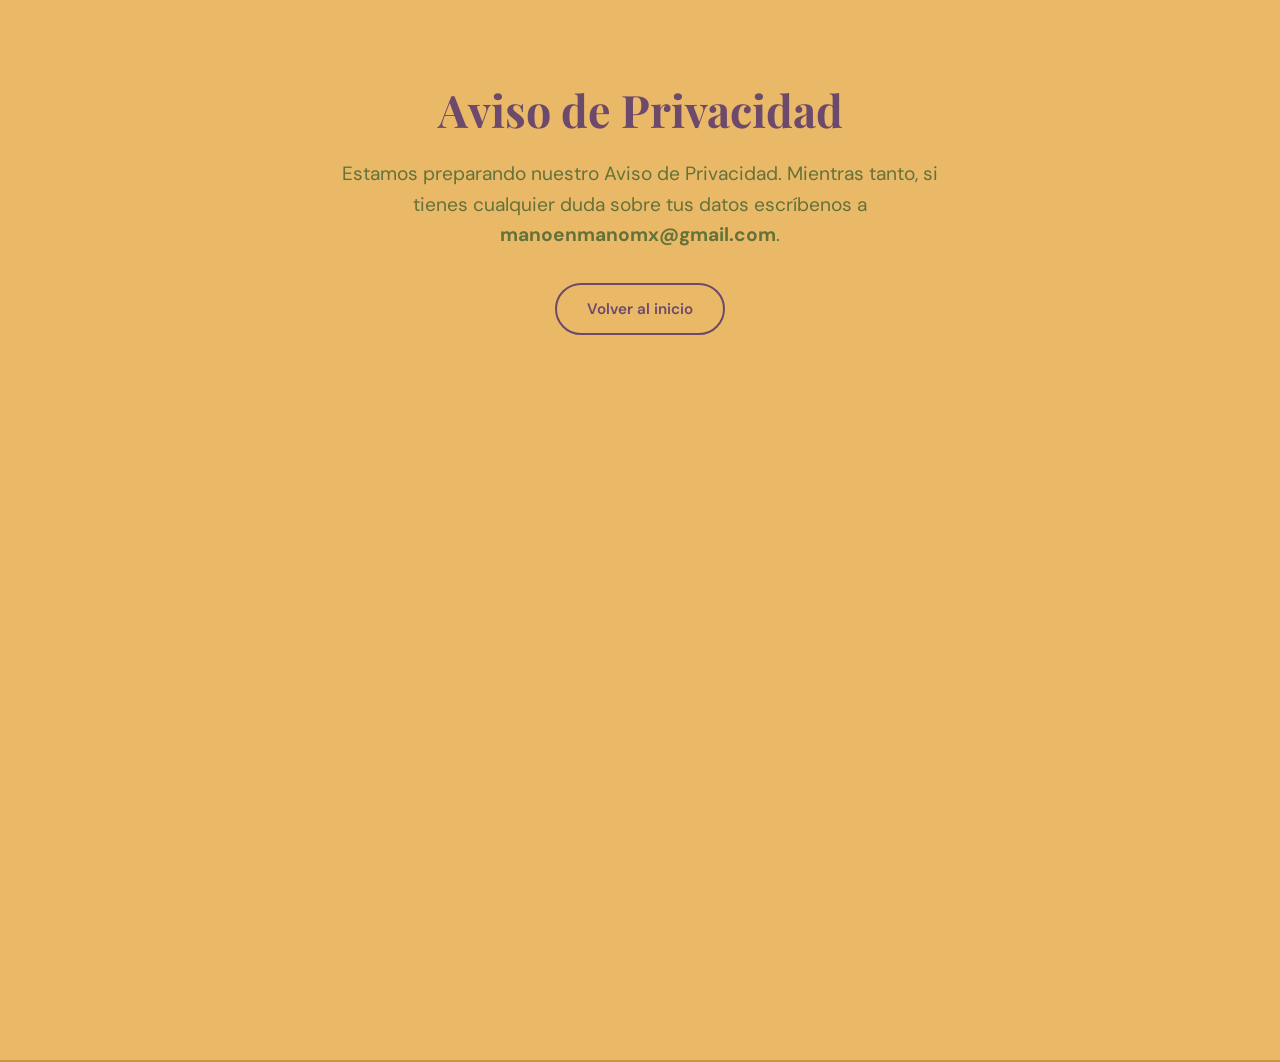
<file: aviso-de-privacidad/index.html>
<!DOCTYPE html>
<html lang="es">
<head>
	<meta charset="UTF-8">
	<meta name="viewport" content="width=device-width, initial-scale=1.0">
	<title>Aviso de Privacidad — Mano en Mano</title>
	<meta name="robots" content="noindex">
	<link href="https://fonts.googleapis.com/css2?family=Playfair+Display:wght@600;700&family=DM+Sans:wght@400;500&display=swap" rel="stylesheet">
	<link rel="stylesheet" href="../css/style.css">
	<link rel="icon" href="../img/logo.png">
</head>
<body style="padding-top: 0;">
	<section class="hero-banner" style="min-height: 100vh;">
		<h1>Aviso de Privacidad</h1>
		<p>Estamos preparando nuestro Aviso de Privacidad. Mientras tanto, si tienes cualquier duda sobre tus datos escríbenos a <strong>manoenmanomx@gmail.com</strong>.</p>
		<p style="margin-top: 2rem;"><a href="/" class="btn-survey">Volver al inicio</a></p>
	</section>
</body>
</html>
</file>
<file: css/style.css>
/*
	App by FreeHTML5.co
	Twitter: http://twitter.com/fh5co
	URL: http://freehtml5.co
*/

:root {
  --color-olive: #64723A;
  --color-mustard: #e9b967;
  --color-plum: #6D4A6B;
  --color-blush: #F0B9D2;
  --color-principal: #64723A;
  --color-secundario: #F0B9D2;
  --color-background-1: #6D4A6B;
  --color-background-2: #6D4A6B;
  --color-texto: #333333;
  --color-claro: #ffffff;
}

@import url("https://fonts.googleapis.com/css?family=Montserrat:200,300,400,500,600,700,800");
* {
  margin: 0px;
  padding: 0px;
  font-family: "DM Sans", sans-serif;
}

h1, h2, h3 {
  font-family: "Playfair Display", serif;
}

html {
  overflow-x: hidden;
}

.download-btn-first {
  background: #f7f7f7;
}

.download-btn-first:hover {
  background: #228f40;
  color: #fff !important;
}

.features-btn-first {
  font-weight: 700;
}

.features-btn-first:hover {
  background: #6D4A6B !important;
  color: #e9b967 !important;
  outline: none;
}

button:focus,
.btn:focus,
.btn:active:focus {
  outline: none;
  box-shadow: 0 0 0 3px rgba(242, 195, 48, 0.45) !important;
}

#fh5co-hero-wrapper {
  height: 800px;
  width: 100%;
  min-height: 90vh;
  background-color: #fff;
  border-radius: 0 0 50% 50% / 4%;
  margin-bottom: 30vh;
}

.main-navbar-nav .navbar-brand {
  font-size: 38px;
  letter-spacing: 4px;
  position: relative;
  top: -5px;
  font-weight: 500;
}

/* ---------- Header fijo (mobile first) ---------- */
:root {
  --header-h: 90px;
}

body {
  padding-top: var(--header-h);
}

.site-header {
  position: fixed;
  top: 0;
  left: 0;
  right: 0;
  z-index: 1030;
  background: #fff;
  transition: box-shadow 0.3s ease;
}

.site-header.is-scrolled {
  box-shadow: 0 2px 12px rgba(109, 74, 107, 0.12);
}

.site-header .main-navbar-nav {
  padding-top: 12px;
  padding-bottom: 12px;
}

.site-header .navbar-brand {
  top: 0;
  padding: 0;
}

.navbar-brand img {
  width: 64px;
  height: auto;
  transition: width 0.3s ease;
}

.site-header .navbar-collapse {
  max-height: calc(100vh - var(--header-h));
  overflow-y: auto;
}

@media (min-width: 992px) {
  :root {
    --header-h: 128px;
  }

  .site-header .main-navbar-nav {
    padding-top: 6px;
    padding-bottom: 6px;
  }

  .navbar-brand img {
    width: 116px;
  }

  .site-header.is-scrolled .navbar-brand img {
    width: 76px;
  }

  .site-header .navbar-collapse {
    max-height: none;
    overflow: visible;
  }
}

.main-navbar-nav {
  color: #fff !important;
  background-color: #fff !important;
}
.main-navbar-nav li {
  color: #fff;
  opacity: 0.7;
}
.main-navbar-nav .navbar-nav .nav-item a:hover {
  color: #e9b967 !important;
  -webkit-transition: all 0.33s ease;
  -moz-transition: all 0.33s ease;
  -o-transition: all 0.33s ease;
  -ms-transition: all 0.33s ease;
  transition: all 0.33s ease;
}
.main-navbar-nav .active {
  color: #e9b967 !important;
  opacity: 1 !important;
}
.main-navbar-nav a {
  color: #6D4A6B !important;
}
.main-navbar-nav .nav-link {
  opacity: 1 !important;
  margin: 0 35px;
  font-size: 14.5px;
  font-weight: 500;
}

.social-icons-header i {
  margin: 15px;
  font-size: 20px;
}

.social-icons-header a:hover i {
  opacity: 0.6;
  -webkit-transition: all 0.2s ease;
  -moz-transition: all 0.2s ease;
  -o-transition: all 0.2s ease;
  -ms-transition: all 0.2s ease;
  transition: all 0.2s ease;
}

.fh5co-hero-inner {
  position: relative;
  margin-top: 40px;
}

@media (min-width: 992px) {
  .fh5co-hero-inner {
    margin-top: 72px;
  }
}
.fh5co-hero-inner > h1 {
  color: #6D4A6B;
  font-weight: 800;
  font-size: 55px;
  letter-spacing: 2px;
}
.fh5co-hero-inner > p {
  width: 400px;
  font-size: 16px;
  color: #000;
  margin-top: 30px;
  margin-bottom: 30px;
  line-height: 2em;
}
.fh5co-hero-inner .download-btn-first {
  font-size: 15px;
  padding: 10px 15px;
  font-weight: 700;
  color: var(--color-principal);
}
.fh5co-hero-inner .features-btn-first {
  font-size: 15px;
  padding: 8px 13px;
  font-weight: 500;
  background: #e9b967;
  color: #6D4A6B;
  border: none;
}
.fh5co-hero-inner .demo-btn-first,
.founders-cta .demo-btn-first {
  font-size: 15px;
  padding: 8px 13px;
  font-weight: 500;
  background: var(--color-plum);
  color: #fff;
  border: none;
  margin-right: 10px;
}
.fh5co-hero-inner .demo-btn-first:hover,
.founders-cta .demo-btn-first:hover {
  background: var(--color-olive);
  color: #fff;
}
.fh5co-hero-inner .fh5co-hero-smartphone {
  position: absolute;
  right: 0px;
  top: 120px;
  height: 550px;
}

/* ==========================================================================================================
										ADVANTAGES
   ========================================================================================================== */
.fh5co-advantages-outer {
  padding: 10% 0;
  height: auto;
  width: 100%;
  overflow: hidden;

  background-image: url("../img/contaminacion.jpg");
  background-size: cover;
  background-position: center;
  background-repeat: no-repeat;
  color: #fff;
}
.fh5co-advantages-outer .container {
  position: relative;
  z-index: 2;
}
.fh5co-advantages-outer .span-perfect {
  color: #228f40;
  text-transform: uppercase;
  font-size: 27px;
  letter-spacing: 1px;
}
.fh5co-advantages-outer .span-features {
  text-transform: uppercase;
  font-size: 42px;
}
.fh5co-advantages-outer .second-title {
  text-align: center;
  display: block;
}
.fh5co-advantages-outer small {
  display: block;
  text-align: center;
}
.fh5co-advantages-outer .fh5co-advantages-grid-columns {
  margin-top: 120px;
}
.fh5co-advantages-outer .fh5co-advantages-grid-columns .col-sm-4 .grid-image {
  width: 30%;
  float: left;
  padding-right: 30px;
  position: relative;
  top: 1px;
  color: #648cff;
}
.fh5co-advantages-outer .fh5co-advantages-grid-columns .col-sm-4 .grid-title {
  float: left;
  font-size: 20px;
  font-weight: 600;
}
.fh5co-advantages-outer .fh5co-advantages-grid-columns .col-sm-4 .grid-desc {
  float: right;
  font-size: 13px;
  padding-right: 7%;
  width: 70%;
  color: #c7c7c7;
  margin-top: 10px;
  line-height: 1.87em;
}

.fh5co-slider-inner {
  margin-top: 50px;
  margin-bottom: 30px;
}

/* Estilos generales para las tarjetas */
.card {
  background-color: #6D4A6B;
  color: #fff;
  border-radius: 8px;
  box-shadow: 0 4px 6px rgba(0, 0, 0, 0.1);
  padding: 20px;
  margin: 15px;
  text-align: center;
  display: flex;
  flex-direction: column;
  justify-content: center;
  align-items: center;
  width: 25%;
  transition: transform 0.25s ease, box-shadow 0.25s ease;
}

.card:hover {
  transform: translateY(-4px);
  box-shadow: 0 10px 24px rgba(100, 114, 58, 0.22);
}

.card img {
  max-width: 80px;
  margin-bottom: 15px;
}

.card i {
  color: #e9b967;
}

.card h1 {
  font-size: 1.5rem;
  margin: 15px 0;
  color: #e9b967;
}

.card p {
  font-size: 1rem;
  line-height: 1.5;
  color: #fff;
}

/* Estilos generales para las tarjetas con animaciones*/
.card-container {
  display: grid;
  grid-template-columns: repeat(3, 1fr);
  gap: 20px;
  height: 60vh;
  margin: 10vh 0;
  box-sizing: border-box; /* Incluye padding en el cálculo del height */
}
.card-2 {
  border-radius: 8px;
  box-shadow: 0 4px 6px rgba(0, 0, 0, 0.1);
  padding: 20px;
  text-align: center;
  display: flex;
  flex-direction: column;
  justify-content: center;
  align-items: center;
  width: 100%;
  transition: transform 0.25s ease, box-shadow 0.25s ease;
}

.card-2:hover {
  transform: translateY(-4px);
  box-shadow: 0 10px 24px rgba(100, 114, 58, 0.22);
}

.card-2.color-1 {
  background-color: #64723A;
  color: #fff;
}
.card-2.color-2 {
  background-color: #F0B9D2;
  color: #6D4A6B;
}

.card-2 img {
  max-height: 150px;
  margin-bottom: 15px;
}

.card-2 h1 {
  font-size: 1.5rem;
  margin: 15px 0;
}

.card-2 p {
  font-size: 1rem;
  line-height: 1.5;
}

/**/

.grid {
  display: grid;
  grid-template-columns: 1fr;
  gap: 24px;
  height: auto;
  padding: 4em 0;
}

@media (min-width: 600px) {
  .grid {
    grid-template-columns: 1fr 1fr;
  }
}

@media (min-width: 900px) {
  .grid {
    grid-template-columns: 1fr 1fr 1fr;
  }
}

.card-3 {
  background-color: #fff;
  border-top: 4px solid #e9b967;
  border-radius: 16px;
  box-shadow: 0 6px 12px rgba(0, 0, 0, 0.08);
  padding: 24px;
  text-align: center;
  transition: transform 0.25s ease, box-shadow 0.25s ease;
}

.card-3:hover {
  transform: translateY(-4px);
  box-shadow: 0 12px 24px rgba(100, 114, 58, 0.18);
}

.card-3 img {
  height: 160px;
  object-fit: contain;
  margin: 1em;
  border-radius: 20px;
}

.card-3 h2 {
  font-size: 1.25rem;
  margin-bottom: 12px;
  color: #6D4A6B;
  font-weight: 600;
  margin: 1em;
}

.card-3 p {
  font-size: 1rem;
  color: #555;
  line-height: 1.6;
}

/**/

/* Banner moderno animado */

.hero-banner {
  position: relative;
  background: #e9b967;
  color: #6D4A6B;
  text-align: center;
  padding: 80px 20px;
  overflow: hidden;
  animation: fadeSlideIn 1.2s ease-out both;
  border-bottom: 2px solid #c9943a;
  box-shadow: 0 4px 10px rgba(0, 0, 0, 0.06);
}

.hero-banner h1 {
  font-size: 2.8rem;
  font-weight: 700;
  margin-bottom: 20px;
  color: #6D4A6B;
}

.hero-banner h2,
.hero-banner h3 {
  color: #6D4A6B;
  margin-bottom: 16px;
}

.hero-banner p {
  font-size: 1.2rem;
  max-width: 600px;
  margin: 0 auto;
  color: #64723A;
  line-height: 1.6;
}

.beta-tester-form > div {
  margin: 5em auto;
}

/* Animación */
@keyframes fadeSlideIn {
  0% {
    opacity: 0;
    transform: translateY(30px);
  }
  100% {
    opacity: 1;
    transform: translateY(0);
  }
}

/* Layout responsivo */
.fh5co-advantages-grid-columns {
  display: flex;
  flex-wrap: wrap;
  justify-content: space-between;
  align-items: stretch;
  gap: 15px;
}

@media (max-width: 768px) {
  .fh5co-advantages-grid-columns {
    flex-direction: column; /* Vertical en pantallas móviles */
    align-items: center;
  }

  .card {
    width: 90%; /* Ocupa casi todo el ancho en móviles */
  }
}

/* ==========================================================================================================
										SLIDER
   ========================================================================================================== */
.fh5co-slider-outer {
  width: 100%;
  height: auto;
  padding: 70px;
}
.fh5co-slider-outer h1 {
  color: #228f40;
  text-transform: uppercase;
  font-size: 30px;
  font-weight: 600;
  margin-bottom: 10px;
  text-align: center;
}
.fh5co-slider-outer > h1,
.fh5co-slider-outer small {
  text-align: center;
  display: block;
}
.fh5co-slider-outer .fh5co-slider-outer {
  margin-top: 50px;
}
.fh5co-slider-outer .carousel-left-arrow {
  position: absolute;
  left: -100px;
  bottom: 250px;
  font-size: 60px;
  color: #ececec;
}
.fh5co-slider-outer .carousel-right-arrow {
  position: absolute;
  right: -100px;
  bottom: 250px;
  font-size: 60px;
  color: #ececec;
}
.fh5co-slider-outer .item img {
  height: 400px;
  width: 200px;
  object-fit: contain;
}

/* ==========================================================================================================
										FEATURES
   ========================================================================================================== */
.curved-bg-div {
  background: url("../img/curved-bgg.png") no-repeat;
  background-position: 0px -140px;
  background-size: cover;
  width: 100%;
  height: 300px;
}

.fh5co-features-outer {
  width: 100%;
  height: auto;
  background: #f9f5e9;
}
.fh5co-features-outer .col-sm-6 {
  margin-top: 80px;
}
.fh5co-features-outer .col-sm-6 img {
  height: 480px;
  border-radius: 24px;
}
.fh5co-features-outer .sm-6-content {
  margin-top: 80px;
  position: relative;
  display: flex;
  flex-direction: column;
  justify-content: center;
}
.fh5co-features-outer .sm-6-content h1 {
  color: #6D4A6B;
  font-size: 1.85rem;
  font-weight: 700;
  margin-bottom: 16px;
  line-height: 1.3;
}
.fh5co-features-outer .sm-6-content p {
  color: #444;
  font-weight: 400;
  font-size: 1.05rem;
  line-height: 1.75;
  max-width: 440px;
  width: auto;
}
.fh5co-features-outer .col-sm-6 .col-sm-image-container {
  position: relative;
  width: 300px;
}
.fh5co-features-outer .col-sm-6 .span-new {
  color: #fff;
  background: #e9b967;
  padding: 18px;
  width: 35px;
  display: inline-block;
  line-height: 30px;
  height: 30px;
  text-align: center;
  border-radius: 50%;
  font-size: 14px;
  box-sizing: initial;
  position: absolute;
  font-weight: 700;
  right: 0;
  top: 140px;
}
.fh5co-features-outer .col-sm-6 .span-free {
  color: #fff;
  background: #6ca3ff;
  padding: 18px;
  width: 35px;
  display: inline-block;
  line-height: 30px;
  height: 30px;
  text-align: center;
  border-radius: 50%;
  font-size: 14px;
  box-sizing: initial;
  position: absolute;
  left: -35px;
  bottom: -430px;
  font-weight: 700;
}
.fh5co-features-outer .col-sm-6 .span-data {
  color: #7e8c91;
  background: #b8faee;
  padding: 20px;
  width: 40px;
  display: inline-block;
  line-height: 30px;
  height: 30px;
  text-align: center;
  border-radius: 50%;
  font-size: 14px;
  letter-spacing: 1px;
  box-sizing: initial;
  position: absolute;
  top: 140px;
  right: -2px;
  font-weight: 700;
}
.fh5co-features-outer .col-sm-6 .span-percent {
  color: #fff;
  background: #6ca3ff;
  padding: 18px;
  width: 35px;
  display: inline-block;
  line-height: 30px;
  height: 30px;
  text-align: center;
  border-radius: 50%;
  font-size: 14px;
  box-sizing: initial;
  position: absolute;
  left: -35px;
  bottom: -430px;
  font-weight: 700;
}
.fh5co-features-outer .col-sm-6 .circle {
  color: #c3cfe5;
  border: 1px solid #ededed;
  background: #fff;
  padding: 10px;
  width: 35px;
  display: inline-block;
  line-height: 30px;
  height: 30px;
  text-align: center;
  border-radius: 50%;
  font-size: 14px;
  box-sizing: initial;
  position: absolute;
  font-weight: 600;
  box-shadow: 0 0 0 5px #f9f9f9;
}
.fh5co-features-outer .col-sm-6 .circle-first {
  width: 35px;
  display: inline-block;
  line-height: 30px;
  height: 30px;
  text-align: center;
  border-radius: 50%;
  font-size: 14px;
  box-sizing: initial;
  position: absolute;
  margin-left: 0px;
  font-weight: 600;
}
.fh5co-features-outer .col-sm-6 .circle-middle {
  width: 35px;
  display: inline-block;
  line-height: 30px;
  height: 30px;
  text-align: center;
  border-radius: 50%;
  font-size: 14px;
  box-sizing: initial;
  position: absolute;
  margin-left: 50px;
  font-weight: 600;
}
.fh5co-features-outer .col-sm-6 .circle-last {
  width: 35px;
  display: inline-block;
  line-height: 30px;
  height: 30px;
  text-align: center;
  border-radius: 50%;
  font-size: 14px;
  box-sizing: initial;
  position: absolute;
  margin-left: 100px;
  font-weight: 600;
}

ul {
  padding: 1em;
}

li {
  margin: 1.5em 0;
}

.custom-container {
  margin-top: 6em;
  min-height: 80vh;
}

.custom-container h1 {
  color: var(--color-principal);
  font-size: xxx-large;
  font-weight: 900;
}

/* Features flow: override the dense custom-container defaults */
.features-flow {
  min-height: auto;
  margin-top: 0;
  padding: 70px 0;
}

.features-flow h1 {
  font-size: 2rem;
  font-weight: 700;
  line-height: 1.3;
  margin-bottom: 20px;
}

.features-flow .row {
  align-items: center;
  gap: 20px 0;
}

.features-flow--tinted {
  background: #f6f0f5;
}

.step-badge {
  display: inline-block;
  background: var(--color-mustard);
  color: var(--color-olive);
  font-weight: 700;
  font-size: 0.78rem;
  padding: 5px 14px;
  border-radius: 50px;
  margin-bottom: 14px;
  letter-spacing: 0.6px;
  text-transform: uppercase;
}

.large-bold {
  font-size: 1.2rem;
  font-weight: 500;
  margin: 0.75em 0;
  line-height: 1.7;
}

.large-normal {
  font-size: 1rem;
}

ul.large-normal li {
  margin-bottom: 0.6em;
  line-height: 1.65;
}

ul.large-normal {
  list-style-position: inside;
  padding-left: 1rem;
}

ul.large-normal li::marker {
  color: #64723A;
  font-size: 1.2rem;
}

.image-wrapper {
  flex: 1;
  display: flex;
  align-items: center;
  justify-content: center;
}

.image-wrapper img {
  max-width: 100%;
  max-height: 100%;
  object-fit: contain;
  width: 550px;
  border-radius: 20px;
}

.image-wrapper-2 {
  flex: 1;
  width: 100%;
  height: fit-content;
  display: flex;
  align-items: center;
  justify-content: center;
}

.image-wrapper-2 img {
  max-width: 100%;
  width: 100%;
  height: auto;
  object-fit: cover;
  border-radius: 20px;
}

/* ==========================================================================================================
										REVIEWS
   ========================================================================================================== */
.fh5co-reviews-outer {
  width: 100%;
  height: 400px;
  padding: 70px;
  margin-top: 100px;
}
.fh5co-reviews-outer .fh5co-reviews-inner {
  margin-top: 100px;
}
.fh5co-reviews-outer > h1 {
  color: #648cff;
  text-transform: uppercase;
  font-size: 30px;
  font-weight: 600;
  margin-bottom: 10px;
  text-align: center;
}
.fh5co-reviews-outer > small {
  text-align: center;
  display: block;
}
.fh5co-reviews-outer .testimonial-desc {
  clear: both;
  padding-top: 30px;
  font-weight: 500;
}
.fh5co-reviews-outer .testimonial-2 {
  margin-left: 50px;
}

/* ==========================================================================================================
										BOTTOM
   ========================================================================================================== */
.fh5co-bottom-outer {
  width: 100%;
  height: 572px;
  background: url("../img/download-section-bg.jpg") no-repeat center;
  margin-top: 120px;
  overflow-x: hidden;
}
.fh5co-bottom-outer .fh5co-bottom-inner {
  margin-top: 270px;
}
.fh5co-bottom-outer .fh5co-bottom-inner .col-sm-6 h1 {
  color: #fff;
  text-transform: uppercase;
  font-size: 30px;
  margin-bottom: 30px;
}
.fh5co-bottom-outer .fh5co-bottom-inner .col-sm-6 p {
  width: 350px;
  color: #fff;
  font-size: 14.5px;
  line-height: 1.85em;
}
.fh5co-bottom-outer .fh5co-bottom-inner .col-sm-6 img {
  margin-top: 25px;
}

.team-section {
  padding: 60px 20px;
  background-color: #fdf0f5;
  text-align: center;
}

.team-title {
  font-size: 2.8em;
  font-weight: bold;
  margin-bottom: 40px;
  color: #64723A;
}

.team-grid {
  display: grid;
  grid-template-columns: repeat(auto-fit, minmax(250px, 1fr));
  gap: 30px;
  max-width: 1100px;
  margin: 0 auto;
}

.team-member {
  background-color: #fff;
  border-radius: 15px;
  padding: 25px;
  box-shadow: 0 4px 10px rgba(109, 74, 107, 0.12);
  transition: transform 0.3s ease, box-shadow 0.3s ease;
}

.team-member:hover {
  transform: translateY(-5px);
  box-shadow: 0 8px 20px rgba(0, 0, 0, 0.12);
}

.team-member img {
  width: 120px;
  height: 120px;
  border-radius: 50%;
  object-fit: cover;
  margin-bottom: 15px;
  border: 3px solid #e0e0e0;
}

.team-member h3 {
  font-size: 1.4em;
  margin: 10px 0 5px;
  color: #64723A;
}

.role {
  font-weight: 600;
  color: #6D4A6B;
  font-size: 0.95em;
  margin-bottom: 10px;
}

.description {
  font-size: 0.95em;
  color: #444;
  line-height: 1.5;
}

/* ==========================================================================================================
										SUB FOOTER
   ========================================================================================================== */
.img-float-left {
  float: left;
}

.img-float-right {
  float: right;
}

.footer-outer {
  width: 100%;
  padding: 50px;
  margin-top: 200px;
  height: 250px;
  background: #6D4A6B;
  overflow: hidden;
}
.footer-outer .footer-inner {
  width: 100%;
  height: inherit;
}
.footer-outer .social-icons-footer i {
  margin: 15px;
  font-size: 20px;
}
.footer-outer .social-icons-footer a:hover i {
  opacity: 0.6;
  -webkit-transition: all 0.2s ease;
  -moz-transition: all 0.2s ease;
  -o-transition: all 0.2s ease;
  -ms-transition: all 0.2s ease;
  transition: all 0.2s ease;
}
.footer-outer .footer-three-grid {
  width: 1140px;
  margin: 0 auto;
  height: 50px;
  text-align: center;
}
.footer-outer .column-1-3 {
  width: 20%;
  float: left;
  height: 50px;
}
.footer-outer .column-1-3 h1 {
  font-size: 38px;
  letter-spacing: 3px;
  position: relative;
  top: -5px;
  font-weight: 600;
  color: #fff;
}
.footer-outer .column-2-3 {
  width: 60%;
  float: left;
  height: 50px;
}
.footer-outer .column-3-3 {
  width: 20%;
  float: left;
  height: 50px;
}
.footer-outer .column-3-3 a {
  color: #fff;
}
.footer-outer .column-3-3 .social-icons-header a:hover i {
  color: #e9b967;
  opacity: 1;
  -webkit-transition: color 0.2s ease;
  -o-transition: color 0.2s ease;
  transition: color 0.2s ease;
}
.footer-outer .footer-nav ul {
  list-style: none;
  text-align: center;
}
.footer-outer .footer-nav ul li {
  display: inline-block;
  line-height: 50px;
  color: #fff;
  margin: 0 30px;
  font-size: 14px;
}
.footer-outer .footer-nav ul li:hover {
  color: #e9b967;
  -webkit-transition: color 0.2s ease-in-out;
  -o-transition: color 0.2s ease-in-out;
  transition: color 0.2s ease-in-out;
}
.footer-outer .footer-nav ul .active {
  color: #fff;
}
.footer-outer .footer-nav ul li a {
  color: #fff;
  text-decoration: none;
}
.footer-outer .border-bottom-footer {
  height: 1px;
  width: 60%;
  margin: 0 auto;
  border: 1px solid #434769;
  display: block;
  margin-top: 50px;
}
.footer-outer .copyright {
  color: #565b87;
  text-align: center;
  font-size: 13px;
  padding: 40px 0;
}

.google-play-btn {
  margin-left: 10px;
}

/* ==========================================================================================================
                                       RESPONSIVE STYLING
  ========================================================================================================== */
@media screen and (max-width: 1400px) {
  body {
    overflow-x: hidden;
  }

  .fh5co-hero-inner .fh5co-hero-smartphone {
    position: absolute;
    right: 50px;
    top: 200px;
    height: 450px;
  }

  .curved-bg-div {
    background-position: 100% -20px;
  }

  .footer-outer .footer-three-grid {
    width: 100%;
  }
}
@media screen and (max-width: 1200px) {
  body {
    overflow-x: hidden;
  }

  .fh5co-hero-inner .fh5co-hero-smartphone {
    position: absolute;
    right: -15px;
    top: 200px;
    height: 550px;
  }
}
@media screen and (max-width: 993px) {
  body {
    overflow-x: hidden;
  }

  #fh5co-hero-wrapper {
    height: 95vh;
  }

  .fh5co-hero-inner .fh5co-hero-smartphone {
    position: absolute;
    left: 0;
    right: 0;
    margin-left: auto;
    margin-right: auto;
    top: 270px;
    height: 460px;
    margin-top: 110px;
  }

  .fh5co-advantages-outer {
    margin-top: 500px;
    padding-bottom: 0;
  }

  .fh5co-advantages-outer .fh5co-advantages-grid-columns .col-sm-4 .grid-image {
    width: 60px;
    float: none;
    display: block;
    margin: 0 auto;
    padding-right: 0px;
    margin-bottom: 20px;
    position: relative;
    top: 1px;
  }

  .fh5co-advantages-outer .fh5co-advantages-grid-columns .col-sm-4 .grid-title {
    float: none;
    text-align: center;
  }

  .fh5co-advantages-outer .fh5co-advantages-grid-columns .col-sm-4 .grid-desc {
    float: none;
    width: 100%;
    text-align: center;
  }

  .fh5co-slider-outer .fh5co-slider-outer {
    margin-top: 0px;
  }

  .fh5co-features-outer {
    margin-top: 100px;
  }

  .fh5co-features-outer .sm-6-content p {
    width: 100%;
  }

  .footer-outer .footer-nav ul li {
    margin: 0 10px;
  }

  .footer-outer .social-icons-footer i {
    margin: 15px 10px;
    font-size: 20px;
  }
}
@media screen and (max-width: 993px) {
  .fh5co-features-grid-columns .col-sm-6 {
    -ms-flex: 0 0 50%;
    flex: 0 0 100%;
    width: 100%;
    max-width: 100%;
    margin: 30px auto;
    text-align: center;
  }

  .fh5co-features-outer .col-sm-6 .col-sm-image-container {
    position: relative;
    width: 295px !important;
    text-align: center;
    margin: 15px auto 0;
  }

  .no-float {
    float: none !important;
  }

  .fh5co-slider-outer .carousel-right-arrow {
    position: absolute;
    right: -70px;
    bottom: 250px;
    font-size: 60px;
    color: #ececec;
  }

  .fh5co-slider-outer .carousel-left-arrow {
    position: absolute;
    left: -70px;
    bottom: 250px;
    font-size: 60px;
    color: #ececec;
  }

  .img-float-right {
    float: none;
  }

  .img-float-left {
    float: none;
  }

  .fh5co-features-outer .col-sm-6 .span-percent,
  .fh5co-features-outer .col-sm-6 .span-free {
    left: -15px;
    bottom: 140px;
  }

  .fh5co-features-outer .col-sm-6 .span-new {
    right: -10px;
  }

  .fh5co-features-outer .col-sm-6 .span-data {
    right: -15px;
  }

  .fh5co-features-outer .col-sm-6 .circle {
    position: static;
    display: inline-block;
    margin: 25px 5px;
  }

  .fh5co-advantages-outer .second-title {
    margin-top: 60px;
  }

  .fh5co-features-grid-columns {
    display: flex;
    flex-direction: column;
  }
  .fh5co-features-grid-columns .in-order-4 {
    order: 1;
  }
  .fh5co-features-grid-columns .in-order-3 {
    order: 2;
  }

  .fh5co-reviews-outer {
    padding: 0;
  }

  .navbar-light .navbar-toggler {
    color: #fff !important;
    border-color: #c7c7c7 !important;
  }

  .features-flow .row {
    flex-direction: column;
  }

  .features-flow .col-sm-6 {
    width: 100%;
    max-width: 100%;
    flex: 0 0 100%;
    text-align: left;
    margin: 0 0 20px;
  }

  .image-wrapper-2 img {
    border-radius: 16px;
  }

  .navbar-light .navbar-nav .nav-link {
    margin: 0;
    width: 100%;
  }

  .social-icons-header i:first-of-type {
    margin-right: 10px !important;
    margin-left: 0 !important;
    font-size: 30px;
  }
}
@media screen and (max-width: 800px) {
  .hero-banner {
    margin-top: 800px;
  }
  .custom-container {
    margin-top: 6em;
    min-height: 90vh;
    padding: 3em;
  }

  .custom-container.features-flow {
    min-height: auto;
    padding: 48px 1.5rem;
    margin-top: 0;
  }

  .features-flow--tinted {
    padding: 48px 1.5rem;
  }

  .features-flow--tinted .container {
    padding-left: 0;
    padding-right: 0;
  }

  .image-wrapper-2 {
    margin-bottom: 24px;
  }

  .image-wrapper-2 img {
    width: 100%;
    max-width: 100%;
    height: auto;
    border-radius: 16px;
  }
  .card-container {
    grid-template-columns: repeat(1, 1fr);
    height: 100vh;
  }

  .fh5co-hero-inner > h1 {
    color: #6D4A6B;
    font-weight: 300;
    font-size: 45px;
    letter-spacing: 2px;
  }

  #fh5co-hero-wrapper {
    height: 1000px;
  }

  .fh5co-advantages-outer .fh5co-advantages-grid-columns {
    margin-top: 40px;
  }

  .fh5co-advantages-grid-columns .col-sm-4 {
    -ms-flex: 0 0 100%;
    flex: 0 0 100%;
    width: 100%;
    max-width: 100%;
    margin: 30px auto;
    text-align: center;
  }

  .fh5co-hero-inner .fh5co-hero-smartphone {
    height: 420px;
    top: 310px;
  }

  .fh5co-advantages-outer .second-title {
    margin-top: 60px;
  }

  .fh5co-bottom-outer {
    margin-top: 40px;
    overflow: hidden;
  }

  .fh5co-bottom-outer .fh5co-bottom-inner {
    margin-top: 50px;
  }

  .fh5co-slider-outer {
    padding: 0;
  }

  .fh5co-slider-outer .carousel-left-arrow {
    left: 50px;
    font-size: 50px;
    bottom: 190px;
  }

  .fh5co-slider-outer .carousel-right-arrow {
    right: 50px;
    font-size: 50px;
    bottom: 190px;
  }

  .fh5co-reviews-inner .col-sm-5 {
    -ms-flex: 0 0 75%;
    flex: 0 0 75%;
    width: 75%;
    max-width: 75%;
    margin: 30px auto;
    text-align: center;
  }

  .fh5co-slider-outer .item img {
    height: 300px;
  }

  .fh5co-reviews-outer {
    height: auto;
  }

  .fh5co-reviews-outer .fh5co-reviews-inner {
    margin-top: 50px;
  }

  .fh5co-bottom-outer {
    background-position: center bottom;
    overflow: hidden;
    height: auto;
  }

  .fh5co-bottom-inner {
    overflow: hidden;
    padding-bottom: 50px;
    text-align: center;
  }

  .overlay {
    width: 100%;
    height: 100%;
    background: rgba(0, 0, 0, 0.6);
    overflow-x: hidden;
  }

  .fh5co-bottom-outer .fh5co-bottom-inner .col-sm-6 p {
    width: 90%;
    margin: 0 auto;
  }

  .footer-outer {
    height: auto;
    padding: 20px;
  }

  .footer-outer .column-1-3 {
    width: 100%;
    float: none;
    height: auto;
    padding-top: 30px;
  }

  .footer-outer .column-2-3 {
    width: 100%;
    float: none;
    height: auto;
  }

  .footer-outer .column-3-3 {
    width: 100%;
    float: left;
    height: auto;
    margin: 15px 0;
  }

  .footer-outer .copyright {
    margin-top: 30px;
    padding: 10px 0;
  }

  .footer-outer .border-bottom-footer {
    height: 1px;
    width: 100%;
    margin: 0 auto;
    border: 1px solid #434769;
    display: block;
    margin-top: 100px;
  }
}
@media screen and (max-width: 520px) {
  .fh5co-hero-inner > h1 {
    font-size: 40px;
  }

  .fh5co-hero-inner > p {
    width: 100%;
  }

  .fh5co-hero-inner {
    text-align: center;
  }

  .fh5co-hero-inner .fh5co-hero-smartphone {
    height: 350px;
    top: 420px;
    margin-top: 70px;
  }

  .social-icons-header i:first-of-type {
    font-size: 22px;
  }

  .fh5co-slider-outer .carousel-left-arrow {
    left: 0;
  }

  .fh5co-slider-outer .carousel-right-arrow {
    right: 0;
  }

  .fh5co-slider-inner {
    margin-top: 50px;
    margin-bottom: 30px;
  }

  .fh5co-reviews-inner .col-sm-5 {
    -ms-flex: 0 0 90%;
    flex: 0 0 90%;
    width: 90%;
    max-width: 90%;
    margin: 30px auto;
    text-align: center;
  }

  .fh5co-advantages-outer .span-perfect {
    margin-top: 80px;
    font-size: 18px;
    margin-bottom: 15px;
    display: block;
    width: 100%;
    text-align: center;
  }

  .fh5co-advantages-outer .span-features {
    font-size: 24px;
    display: block;
    width: 100%;
    text-align: center;
  }
}

/* ==========================================================================================================
                                         FEATURES HEADER
   ========================================================================================================== */

.features-header {
  background: #f9f5e9;
  text-align: center;
  padding: 72px 20px 24px;
  margin-top: 6em;
}

.features-header h2 {
  font-family: "Playfair Display", serif;
  font-size: 2.5rem;
  font-weight: 700;
  color: var(--color-plum);
  margin-bottom: 14px;
}

.features-header p {
  font-size: 1.1rem;
  color: #666;
  max-width: 540px;
  margin: 2em auto;
  line-height: 1.65;
}

/* ==========================================================================================================
                                            DEMO SECTION
   ========================================================================================================== */

.demo-section {
  background: linear-gradient(135deg, var(--color-olive) 0%, #4a5a2a 100%);
  padding: 80px 20px;
  text-align: center;
}

.demo-section h1 {
  color: var(--color-mustard);
  font-size: 2.2rem;
  margin-bottom: 1rem;
  font-family: "Playfair Display", serif;
}

.demo-section > .container > p {
  color: #fff;
  font-size: 1.1rem;
  margin-bottom: 1.8rem;
  max-width: 620px;
  margin-left: auto;
  margin-right: auto;
  line-height: 1.65;
}

.demo-notice {
  background: rgba(255, 255, 255, 0.1);
  border-left: 4px solid var(--color-mustard);
  border-radius: 8px;
  padding: 16px 20px;
  display: flex;
  align-items: flex-start;
  gap: 12px;
  text-align: left;
  max-width: 620px;
  margin: 0 auto 2rem;
}

.demo-notice i {
  color: var(--color-mustard);
  margin-top: 3px;
  flex-shrink: 0;
}

.demo-notice span {
  color: rgba(255, 255, 255, 0.92);
  font-size: 0.95rem;
  line-height: 1.65;
}

.btn-demo {
  background: var(--color-mustard);
  color: var(--color-olive);
  font-weight: 700;
  font-size: 1.05rem;
  padding: 14px 36px;
  border-radius: 50px;
  border: none;
  transition: all 0.3s ease;
  display: inline-flex;
  align-items: center;
  gap: 10px;
  text-decoration: none;
}

.btn-demo:hover {
  background: #fff;
  color: var(--color-plum);
  transform: translateY(-2px);
  box-shadow: 0 8px 24px rgba(0, 0, 0, 0.3);
  text-decoration: none;
}

/* Registro: microcopy */
.signup-microcopy {
  display: block;
  max-width: 520px;
  margin: 1rem auto 0;
  font-size: 0.85rem;
  line-height: 1.5;
  color: rgba(255, 255, 255, 0.85);
}

/* ==========================================================================================================
                              FUNDADORAS (mobile first, paleta de "¿Cómo funciona?")
   ========================================================================================================== */

.founders-section {
  background: #f9f5e9;
  padding: 56px 0;
  color: #444;
}

.founders-section h2,
.founders-section h3,
.founders-section h4 {
  font-family: "Playfair Display", serif;
  color: var(--color-plum);
}

/* Encabezado */
.founders-intro {
  text-align: center;
  max-width: 620px;
  margin: 0 auto 32px;
}

.founders-intro h2 {
  font-size: 2rem;
  font-weight: 700;
  line-height: 1.2;
  margin-bottom: 14px;
}

.founders-intro p {
  font-size: 1rem;
  line-height: 1.65;
  color: #666;
  margin: 0;
}

.founders-spots {
  text-transform: none;
  letter-spacing: 0;
  font-size: 0.85rem;
  margin-bottom: 18px;
}

.founders-spots i {
  margin-right: 4px;
}

/* Beneficios */
.founders-grid {
  display: grid;
  grid-template-columns: 1fr;
  gap: 16px;
}

.founders-card {
  background: #fff;
  border-radius: 20px;
  padding: 24px 20px;
  box-shadow: 0 6px 20px rgba(109, 74, 107, 0.08);
  text-align: left;
}

.founders-icon {
  display: inline-flex;
  align-items: center;
  justify-content: center;
  width: 44px;
  height: 44px;
  border-radius: 50%;
  background: var(--color-mustard);
  color: var(--color-plum);
  font-size: 1.1rem;
  margin-bottom: 14px;
}

.founders-card h3 {
  font-size: 1.15rem;
  font-weight: 700;
  line-height: 1.3;
  margin-bottom: 8px;
}

.founders-card p {
  font-size: 0.95rem;
  line-height: 1.6;
  margin: 0;
}

.founders-card small {
  display: block;
  margin-top: 10px;
  font-size: 0.8rem;
  line-height: 1.5;
  color: var(--color-olive);
}

/* Subtítulos de bloque */
.founders-subtitle {
  text-align: center;
  font-size: 1.6rem;
  font-weight: 700;
  margin-bottom: 8px;
}

.founders-lead {
  text-align: center;
  color: #666;
  font-size: 1rem;
  line-height: 1.6;
  max-width: 520px;
  margin: 0 auto 24px;
}

/* Requisitos */
.founders-steps-wrap {
  margin-top: 56px;
}

.founders-steps {
  list-style: none;
  padding: 0;
  margin: 0;
  display: grid;
  grid-template-columns: 1fr;
  gap: 16px;
}

.founders-step {
  position: relative;
  margin: 0;
  background: #f6f0f5;
  border-radius: 20px;
  padding: 24px 20px 24px 76px;
  text-align: left;
}

.founders-step-num {
  position: absolute;
  left: 20px;
  top: 22px;
  width: 40px;
  height: 40px;
  border-radius: 50%;
  background: var(--color-plum);
  color: #fff;
  font-weight: 700;
  font-size: 1.1rem;
  display: flex;
  align-items: center;
  justify-content: center;
}

.founders-step h4 {
  font-size: 1.1rem;
  font-weight: 700;
  margin-bottom: 8px;
}

.founders-step small {
  display: block;
  margin-top: 6px;
  font-size: 0.8rem;
  color: #666;
}

.founders-link,
.founders-social a {
  color: var(--color-olive);
  font-weight: 700;
  font-size: 0.95rem;
  text-decoration: none;
}

.founders-link i {
  font-size: 0.8rem;
  margin-left: 4px;
  transition: transform 0.2s ease;
}

.founders-link:hover,
.founders-social a:hover {
  color: var(--color-plum);
  text-decoration: none;
}

.founders-link:hover i {
  transform: translateX(3px);
}

.founders-social {
  display: flex;
  flex-wrap: wrap;
  gap: 8px;
}

.founders-social a {
  display: inline-flex;
  align-items: center;
  gap: 6px;
  background: #fff;
  border-radius: 50px;
  padding: 6px 14px;
}

/* Llamado a la acción */
.founders-cta {
  text-align: center;
  margin-top: 40px;
}

.founders-cta .demo-btn-first {
  font-size: 1rem;
  font-weight: 700;
  padding: 14px 36px;
  border-radius: 50px;
  margin-right: 0;
}

.founders-cta .signup-microcopy {
  color: #666;
}

/* Privacidad */
.privacy-panel {
  margin-top: 56px;
  background: #fff;
  border-radius: 24px;
  padding: 32px 20px;
  box-shadow: 0 6px 20px rgba(109, 74, 107, 0.08);
}

.privacy-grid {
  list-style: none;
  padding: 0;
  margin: 0;
  display: grid;
  grid-template-columns: 1fr;
  gap: 18px;
}

.privacy-grid li {
  margin: 0;
  display: flex;
  align-items: flex-start;
  gap: 14px;
  font-size: 0.95rem;
  line-height: 1.6;
}

.privacy-grid strong {
  color: var(--color-plum);
}

.privacy-icon {
  flex-shrink: 0;
  width: 36px;
  height: 36px;
  border-radius: 50%;
  background: #f6f0f5;
  color: var(--color-plum);
  display: flex;
  align-items: center;
  justify-content: center;
  font-size: 0.9rem;
}

/* Contacto y encuesta */
.founders-footer {
  text-align: center;
  margin-top: 40px;
}

.founders-contact {
  color: #666;
  font-size: 1rem;
  line-height: 1.6;
}

.founders-contact strong {
  color: var(--color-olive);
}

.founders-section .survey-cta {
  background: #f6f0f5;
  border: none;
}

/* Tablet */
@media (min-width: 600px) {
  .founders-grid {
    grid-template-columns: repeat(2, 1fr);
  }

  .privacy-grid {
    grid-template-columns: repeat(2, 1fr);
    gap: 24px 32px;
  }

  .privacy-panel {
    padding: 40px 36px;
  }
}

/* Desktop */
@media (min-width: 992px) {
  .founders-section {
    padding: 88px 0;
  }

  .founders-intro {
    margin-bottom: 48px;
  }

  .founders-intro h2 {
    font-size: 2.5rem;
  }

  .founders-intro p {
    font-size: 1.1rem;
  }

  .founders-grid {
    grid-template-columns: repeat(6, 1fr);
    gap: 24px;
  }

  /* 3 tarjetas arriba y 2 centradas abajo */
  .founders-card {
    grid-column: span 2;
  }

  .founders-card:nth-child(4) {
    grid-column: 2 / span 2;
  }

  .founders-steps-wrap,
  .privacy-panel {
    margin-top: 80px;
  }

  .founders-steps {
    grid-template-columns: repeat(3, 1fr);
    gap: 24px;
  }

  .founders-step {
    padding: 72px 24px 28px;
    text-align: center;
  }

  .founders-step-num {
    left: 50%;
    transform: translateX(-50%);
    top: 20px;
  }

  .founders-social {
    justify-content: center;
  }

  .privacy-panel {
    max-width: 900px;
    margin-left: auto;
    margin-right: auto;
    padding: 48px;
  }
}

/* ==========================================================================================================
                                     SOBRE LA FUNDADORA (mobile first)
   ========================================================================================================== */

.about-founder {
  background: #fff;
  padding: 56px 0;
}

.about-founder-grid {
  display: flex;
  flex-direction: column;
  gap: 32px;
}

.about-founder-photo img {
  display: block;
  width: 100%;
  height: auto;
  aspect-ratio: 4 / 5;
  object-fit: cover;
  object-position: center 35%;
  border-radius: 24px;
  box-shadow: 0 10px 30px rgba(109, 74, 107, 0.15);
}

.about-founder-text h2 {
  font-family: "Playfair Display", serif;
  color: var(--color-plum);
  font-size: 2.2rem;
  font-weight: 700;
  line-height: 1.15;
  margin-bottom: 20px;
}

.about-founder-bio {
  color: #444;
  font-size: 1.05rem;
  font-weight: 500;
  line-height: 1.75;
  margin-bottom: 12px;
}

.about-founder-role {
  color: var(--color-olive);
  font-size: 0.95rem;
  margin-bottom: 24px;
}

.about-founder-actions {
  display: flex;
  flex-direction: column;
  gap: 12px;
}

.btn-founder {
  display: inline-flex;
  align-items: center;
  justify-content: center;
  gap: 8px;
  background: var(--color-olive);
  color: #fff;
  font-weight: 500;
  font-size: 0.95rem;
  padding: 10px 22px;
  border: 2px solid var(--color-olive);
  border-radius: 50px;
  transition: all 0.25s ease;
}

.btn-founder:hover {
  background: var(--color-plum);
  border-color: var(--color-plum);
  color: #fff;
  text-decoration: none;
}

.btn-founder--outline {
  background: transparent;
  color: var(--color-olive);
}

.btn-founder .fa-arrow-right {
  font-size: 0.8rem;
  transition: transform 0.2s ease;
}

.btn-founder:hover .fa-arrow-right {
  transform: translateX(3px);
}

/* Botón solo con ícono (Instagram): siempre circular, al lado del otro botón */
.about-founder-actions {
  flex-direction: row;
  align-items: center;
}

.about-founder-actions .btn-founder:not(.btn-founder--icon) {
  flex: 1 1 auto;
}

.btn-founder--icon {
  flex: 0 0 46px;
  width: 46px;
  height: 46px;
  padding: 0;
  border-radius: 50%;
  font-size: 1.3rem;
}

@media (min-width: 480px) {
  .about-founder-actions .btn-founder:not(.btn-founder--icon) {
    flex: 0 0 auto;
  }
}

@media (min-width: 768px) {
  .about-founder-photo {
    max-width: 440px;
    margin: 0 auto;
    width: 100%;
  }
}

@media (min-width: 992px) {
  .about-founder {
    padding: 96px 0;
  }

  .about-founder-grid {
    flex-direction: row;
    align-items: center;
    gap: 64px;
  }

  .about-founder-text {
    flex: 1 1 55%;
  }

  .about-founder-photo {
    flex: 1 1 45%;
    order: 2;
    max-width: none;
  }

  .about-founder-text h2 {
    font-size: 3.2rem;
  }
}

/* Mi historia (mobile first) */
.founder-story {
  margin-top: 56px;
}

.founder-story-title {
  font-family: "Playfair Display", serif;
  color: var(--color-plum);
  font-size: 1.6rem;
  font-weight: 700;
  text-align: center;
  margin-bottom: 28px;
}

/* Línea de tiempo vertical en mobile */
.founder-timeline {
  list-style: none;
  margin: 0;
  padding: 0;
  position: relative;
}

/* Tramo de línea entre cada momento y el siguiente */
.founder-moment:not(:last-child)::after {
  content: "";
  position: absolute;
  left: 21px;
  top: 44px;
  bottom: -20px;
  width: 2px;
  background: var(--color-mustard);
  opacity: 0.6;
}

.founder-moment {
  position: relative;
  display: flex;
  align-items: flex-start;
  gap: 16px;
  margin: 0 0 20px;
}

.founder-moment:last-child {
  margin-bottom: 0;
}

.founder-moment-icon {
  position: relative;
  z-index: 1;
  flex-shrink: 0;
  width: 44px;
  height: 44px;
  border-radius: 50%;
  background: var(--color-mustard);
  color: var(--color-plum);
  display: flex;
  align-items: center;
  justify-content: center;
  font-size: 1.05rem;
  box-shadow: 0 0 0 6px #fff;
}

.founder-moment-body {
  flex: 1;
  background: #f9f5e9;
  border-radius: 20px;
  padding: 18px 20px;
}

.founder-moment-label {
  display: block;
  font-family: "Playfair Display", serif;
  color: var(--color-plum);
  font-weight: 700;
  font-size: 1.05rem;
  margin-bottom: 6px;
}

.founder-moment-body p {
  color: #444;
  font-size: 0.95rem;
  line-height: 1.7;
  margin: 0;
}

/* Cierre destacado */
.founder-story-closing {
  margin: 32px 0 0;
  padding: 28px 24px;
  background: #f6f0f5;
  border-left: 4px solid var(--color-plum);
  border-radius: 20px;
}

.founder-story-closing p {
  font-family: "Playfair Display", serif;
  color: var(--color-plum);
  font-size: 1.2rem;
  line-height: 1.55;
  margin: 0;
}

.founder-story-closing strong {
  color: var(--color-olive);
}

/* Desktop: tres momentos en fila */
@media (min-width: 992px) {
  .founder-story {
    margin-top: 88px;
  }

  .founder-story-title {
    font-size: 2rem;
    margin-bottom: 40px;
  }

  .founder-timeline {
    display: grid;
    grid-template-columns: repeat(3, 1fr);
    gap: 24px;
  }

  .founder-timeline::before {
    content: "";
    position: absolute;
    left: 16.66%;
    right: 16.66%;
    top: 22px;
    height: 2px;
    background: var(--color-mustard);
    opacity: 0.6;
  }

  .founder-moment:not(:last-child)::after {
    display: none;
  }

  .founder-moment {
    flex-direction: column;
    align-items: center;
    margin: 0;
  }

  .founder-moment-body {
    width: 100%;
    height: 100%;
    padding: 24px;
  }

  .founder-moment-label {
    text-align: center;
  }

  .founder-story-closing {
    max-width: 820px;
    margin: 48px auto 0;
    padding: 36px 44px;
    border-left: none;
    text-align: center;
  }

  .founder-story-closing p {
    font-size: 1.45rem;
  }
}

/* ==========================================================================================================
                                   MEDIMOS EL IMPACTO (mobile first)
   ========================================================================================================== */

.impact-section {
  background: #f9f5e9;
  padding: 56px 0;
}

.impact-intro {
  text-align: center;
  max-width: 680px;
  margin: 0 auto 32px;
}

.impact-badge {
  text-transform: none;
  letter-spacing: 0;
  font-size: 0.85rem;
  margin-bottom: 18px;
}

.impact-badge i {
  margin-right: 4px;
}

.impact-intro h2 {
  font-family: "Playfair Display", serif;
  color: var(--color-olive);
  font-size: 2rem;
  font-weight: 700;
  line-height: 1.2;
  margin-bottom: 14px;
}

.impact-intro p {
  color: #555;
  font-size: 1rem;
  line-height: 1.7;
  margin: 0;
}

.impact-grid {
  display: grid;
  grid-template-columns: 1fr;
  gap: 16px;
}

.impact-card {
  background: #fff;
  border-radius: 20px;
  padding: 24px 20px;
  box-shadow: 0 6px 20px rgba(100, 114, 58, 0.1);
  border-top: 4px solid var(--color-olive);
}

.impact-icon {
  display: inline-flex;
  align-items: center;
  justify-content: center;
  width: 44px;
  height: 44px;
  border-radius: 50%;
  background: rgba(100, 114, 58, 0.12);
  color: var(--color-olive);
  font-size: 1.1rem;
  margin-bottom: 14px;
}

.impact-card h3 {
  font-family: "Playfair Display", serif;
  color: var(--color-plum);
  font-size: 1.2rem;
  font-weight: 700;
  line-height: 1.3;
  margin-bottom: 8px;
}

.impact-card p {
  color: #444;
  font-size: 0.95rem;
  line-height: 1.7;
  margin: 0;
}

/* Tarjeta principal (medición): fondo olivo */
.impact-card--featured {
  background: var(--color-olive);
  border-top-color: var(--color-mustard);
}

.impact-card--featured .impact-icon {
  background: rgba(255, 255, 255, 0.15);
  color: var(--color-mustard);
}

.impact-card--featured h3 {
  color: var(--color-mustard);
}

.impact-card--featured p {
  color: rgba(255, 255, 255, 0.92);
}

.impact-metrics {
  list-style: none;
  display: flex;
  flex-wrap: wrap;
  gap: 8px;
  padding: 0;
  margin: 18px 0 0;
}

.impact-metrics li {
  margin: 0;
  display: inline-flex;
  align-items: center;
  gap: 6px;
  background: rgba(255, 255, 255, 0.15);
  color: #fff;
  font-size: 0.85rem;
  font-weight: 500;
  padding: 6px 14px;
  border-radius: 50px;
}

.impact-metrics i {
  color: var(--color-mustard);
}

.impact-closing {
  display: flex;
  align-items: flex-start;
  gap: 12px;
  max-width: 680px;
  margin: 32px auto 0;
  padding: 20px 22px;
  background: #f6f0f5;
  border-radius: 20px;
  color: var(--color-plum);
  font-family: "Playfair Display", serif;
  font-size: 1.1rem;
  line-height: 1.5;
}

.impact-closing i {
  color: var(--color-olive);
  margin-top: 4px;
  flex-shrink: 0;
}

/* Tablet: medición arriba a lo ancho, las otras dos lado a lado */
@media (min-width: 600px) {
  .impact-grid {
    grid-template-columns: repeat(2, 1fr);
  }

  .impact-card--featured {
    grid-column: 1 / -1;
  }
}

/* Desktop: medición a la izquierda ocupando dos filas */
@media (min-width: 992px) {
  .impact-section {
    padding: 96px 0;
  }

  .impact-intro {
    margin-bottom: 48px;
  }

  .impact-intro h2 {
    font-size: 2.5rem;
  }

  .impact-intro p {
    font-size: 1.1rem;
  }

  .impact-grid {
    grid-template-columns: 1.2fr 1fr;
    grid-template-rows: auto auto;
    gap: 24px;
  }

  .impact-card--featured {
    grid-column: 1;
    grid-row: 1 / span 2;
    padding: 36px 32px;
    display: flex;
    flex-direction: column;
    justify-content: center;
  }

  .impact-card--featured h3 {
    font-size: 1.6rem;
  }

  .impact-card--featured p {
    font-size: 1.05rem;
  }

  .impact-card {
    padding: 28px;
  }

  .impact-closing {
    justify-content: center;
    text-align: center;
    margin-top: 48px;
    font-size: 1.3rem;
    background: transparent;
  }
}

.footer-outer .copyright {
  clear: both;
  color: rgba(255, 255, 255, 0.75);
}

.footer-outer .copyright a {
  color: var(--color-mustard);
  text-decoration: underline;
}

/* ==========================================================================================================
                                           SURVEY CTA
   ========================================================================================================== */

.survey-cta {
  margin-top: 2.5rem;
  padding: 2rem 1.5rem;
  background: rgba(109, 74, 107, 0.18);
  border-radius: 16px;
  max-width: 600px;
  margin-left: auto;
  margin-right: auto;
  border: 1px solid rgba(109, 74, 107, 0.35);
}

.survey-cta p {
  color: #6D4A6B;
  font-size: 1.1rem;
  font-weight: 600;
  margin-bottom: 1rem;
}

.survey-cta small {
  display: block;
  color: #64723A;
  margin-top: 0.75rem;
  font-size: 0.88rem;
  line-height: 1.5;
}

.btn-survey {
  background: transparent;
  color: var(--color-plum);
  border: 2px solid var(--color-plum);
  font-weight: 600;
  padding: 12px 30px;
  border-radius: 50px;
  transition: all 0.3s ease;
  display: inline-block;
  text-decoration: none;
  font-size: 0.95rem;
}

.btn-survey:hover {
  background: var(--color-plum);
  color: #fff;
  text-decoration: none;
}

/* ==========================================================================================================
                                   ESPACIADO ENTRE SECCIONES (MOBILE)
   Sustituye los márgenes fijos heredados de la plantilla (500px, 800px, 90vh...)
   ========================================================================================================== */

@media screen and (max-width: 993px) {
  #fh5co-hero-wrapper {
    height: auto;
    min-height: 0;
    margin-bottom: 0;
    padding-bottom: 32px;
  }

  .fh5co-hero-inner .fh5co-hero-smartphone {
    position: static;
    display: block;
    max-width: 100%;
    margin: 32px auto 0;
  }

  .custom-container {
    min-height: 0;
    margin-top: 48px;
  }

  .fh5co-advantages-outer {
    margin-top: 48px;
  }

  .fh5co-features-outer {
    margin-top: 0;
  }

  .curved-bg-div {
    height: 120px;
  }

  .hero-banner {
    margin-top: 0;
  }

  .footer-outer {
    margin-top: 48px;
  }
}

/* ==========================================================================================================
   PROBLEMAS QUE RESUELVE (mobile first)
   ========================================================================================================== */
.pains-section {
  padding: 48px 0 8px;
}

.pains-header {
  text-align: center;
  max-width: 760px;
  margin: 0 auto 28px;
}

.pains-title {
  color: var(--color-olive);
  font-size: 1.75rem;
  font-weight: 700;
  line-height: 1.25;
}

.pains-grid {
  display: grid;
  grid-template-columns: 1fr;
  gap: 20px;
}

.pains-col {
  border-radius: 18px;
  padding: 28px 22px;
  box-shadow: 0 4px 6px rgba(0, 0, 0, 0.1);
  transition: transform 0.25s ease, box-shadow 0.25s ease;
}

.pains-col:hover {
  transform: translateY(-4px);
  box-shadow: 0 10px 24px rgba(100, 114, 58, 0.22);
}

.pains-col--sell {
  background: var(--color-olive);
  color: #fff;
}

.pains-col--buy {
  background: var(--color-blush);
  color: var(--color-plum);
}

.pains-col-title {
  font-size: 1.5rem;
  font-weight: 700;
  margin-bottom: 18px;
  color: inherit;
}

.pains-col--sell .pains-col-title i {
  color: var(--color-mustard);
}

.pains-list {
  list-style: none;
  padding: 0;
  margin: 0;
}

.pains-list li {
  display: flex;
  align-items: flex-start;
  gap: 14px;
  margin: 0 0 16px;
  font-size: 1rem;
  line-height: 1.55;
}

.pains-list li:last-child {
  margin-bottom: 0;
}

.pains-icon {
  flex: 0 0 40px;
  width: 40px;
  height: 40px;
  border-radius: 50%;
  display: flex;
  align-items: center;
  justify-content: center;
  font-size: 1rem;
}

.pains-col--sell .pains-icon {
  background: rgba(255, 255, 255, 0.15);
  color: var(--color-mustard);
}

.pains-col--buy .pains-icon {
  background: rgba(255, 255, 255, 0.6);
  color: var(--color-plum);
}

.pains-solution {
  margin-top: 24px;
  background: var(--color-plum);
  color: #fff;
  border-radius: 20px;
  padding: 36px 22px;
  text-align: center;
}

.pains-solution-title {
  color: #fff;
  font-size: 1.6rem;
  font-weight: 700;
  margin-bottom: 12px;
}

.pains-solution p {
  color: rgba(255, 255, 255, 0.9);
  font-size: 1rem;
  line-height: 1.65;
  max-width: 680px;
  margin: 0 auto;
}

.pains-chips {
  list-style: none;
  padding: 0;
  margin: 22px 0 26px;
  display: flex;
  flex-wrap: wrap;
  justify-content: center;
  gap: 8px;
}

.pains-chips li {
  margin: 0;
  padding: 6px 14px;
  border-radius: 50px;
  background: rgba(255, 255, 255, 0.12);
  border: 1px solid rgba(255, 255, 255, 0.3);
  font-size: 0.85rem;
  font-weight: 500;
}

.pains-cta {
  background: var(--color-mustard);
  color: var(--color-plum);
  font-size: 15px;
  font-weight: 700;
  padding: 10px 22px;
  border: none;
  border-radius: 50px;
}

.pains-cta:hover,
.pains-cta:focus {
  background: #fff;
  color: var(--color-plum);
}

@media (min-width: 768px) {
  .pains-grid {
    grid-template-columns: 1fr 1fr;
  }
}

@media (min-width: 992px) {
  .pains-section {
    padding: 88px 0 24px;
  }

  .pains-title {
    font-size: 2.5rem;
  }

  .pains-header {
    margin-bottom: 40px;
  }

  .pains-col {
    padding: 36px 32px;
  }

  .pains-solution {
    margin-top: 28px;
    padding: 48px 40px;
  }

  .pains-solution-title {
    font-size: 2rem;
  }
}
</file>
